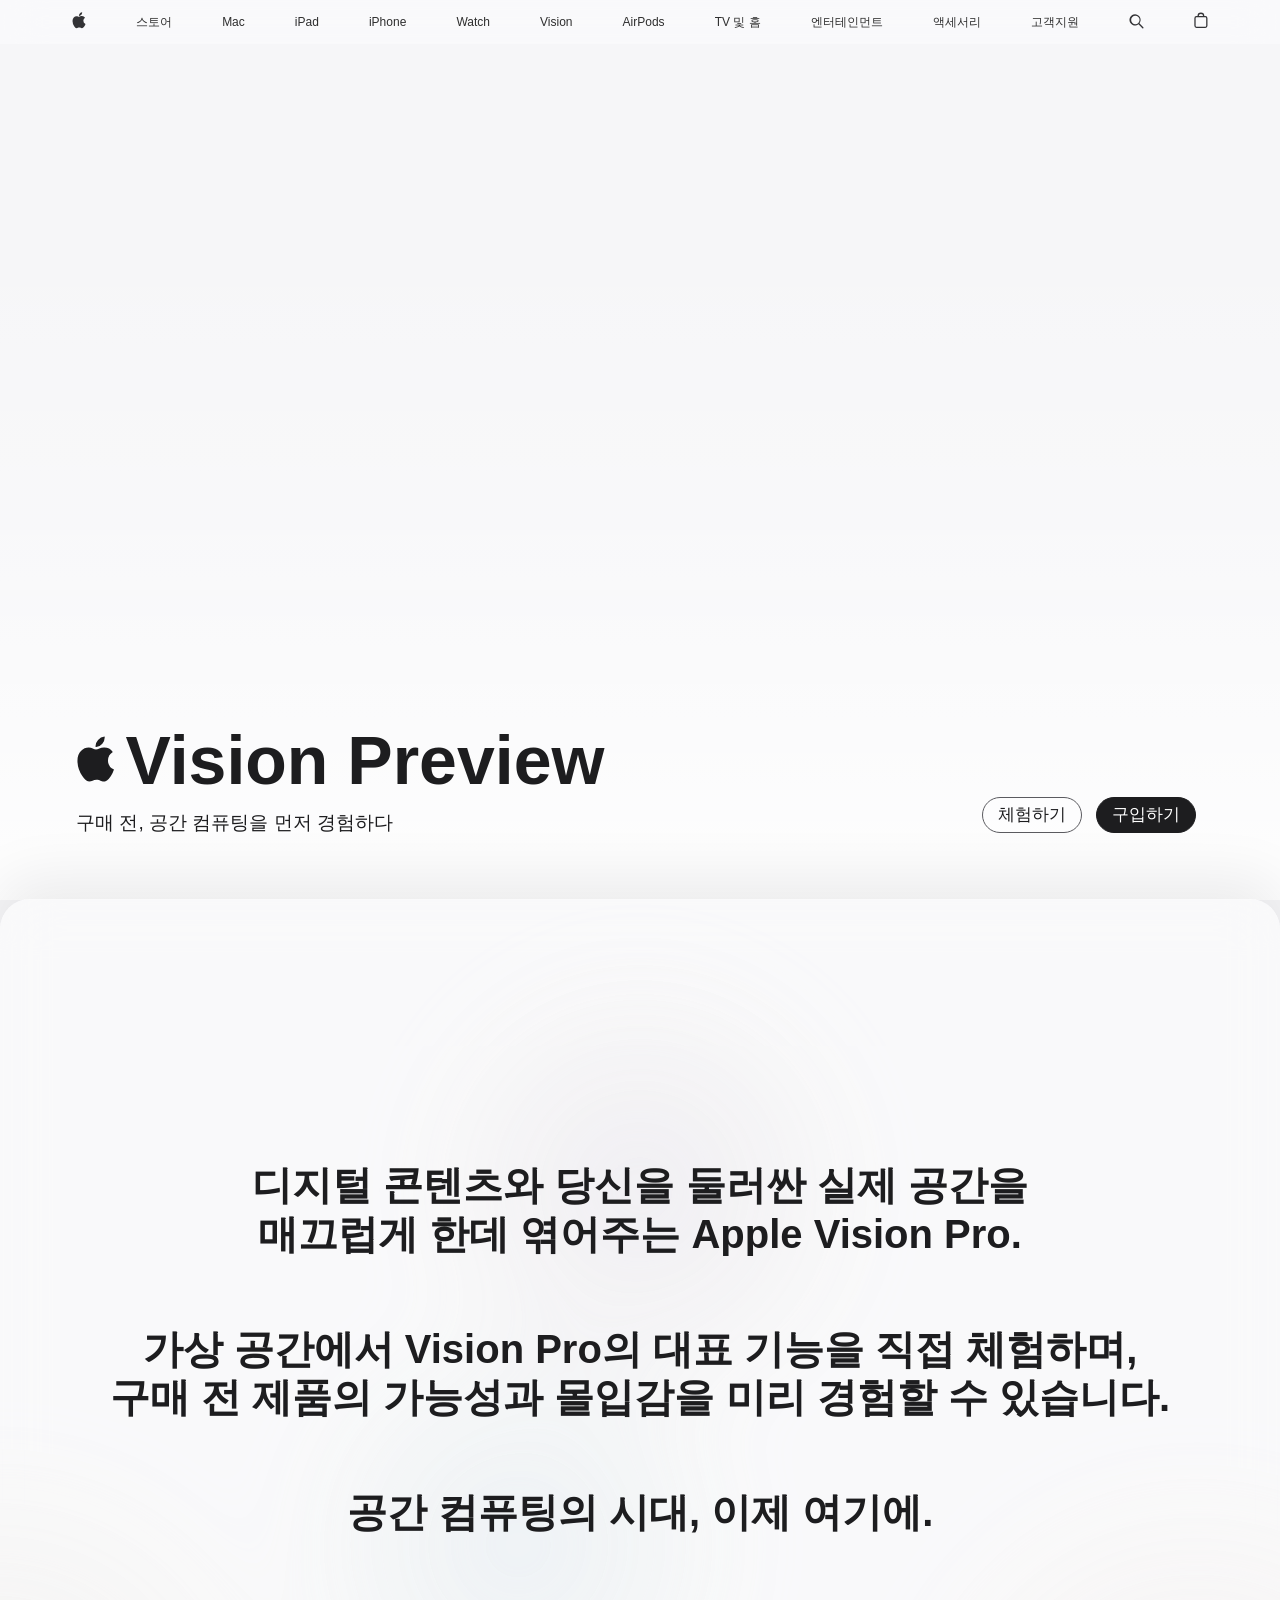
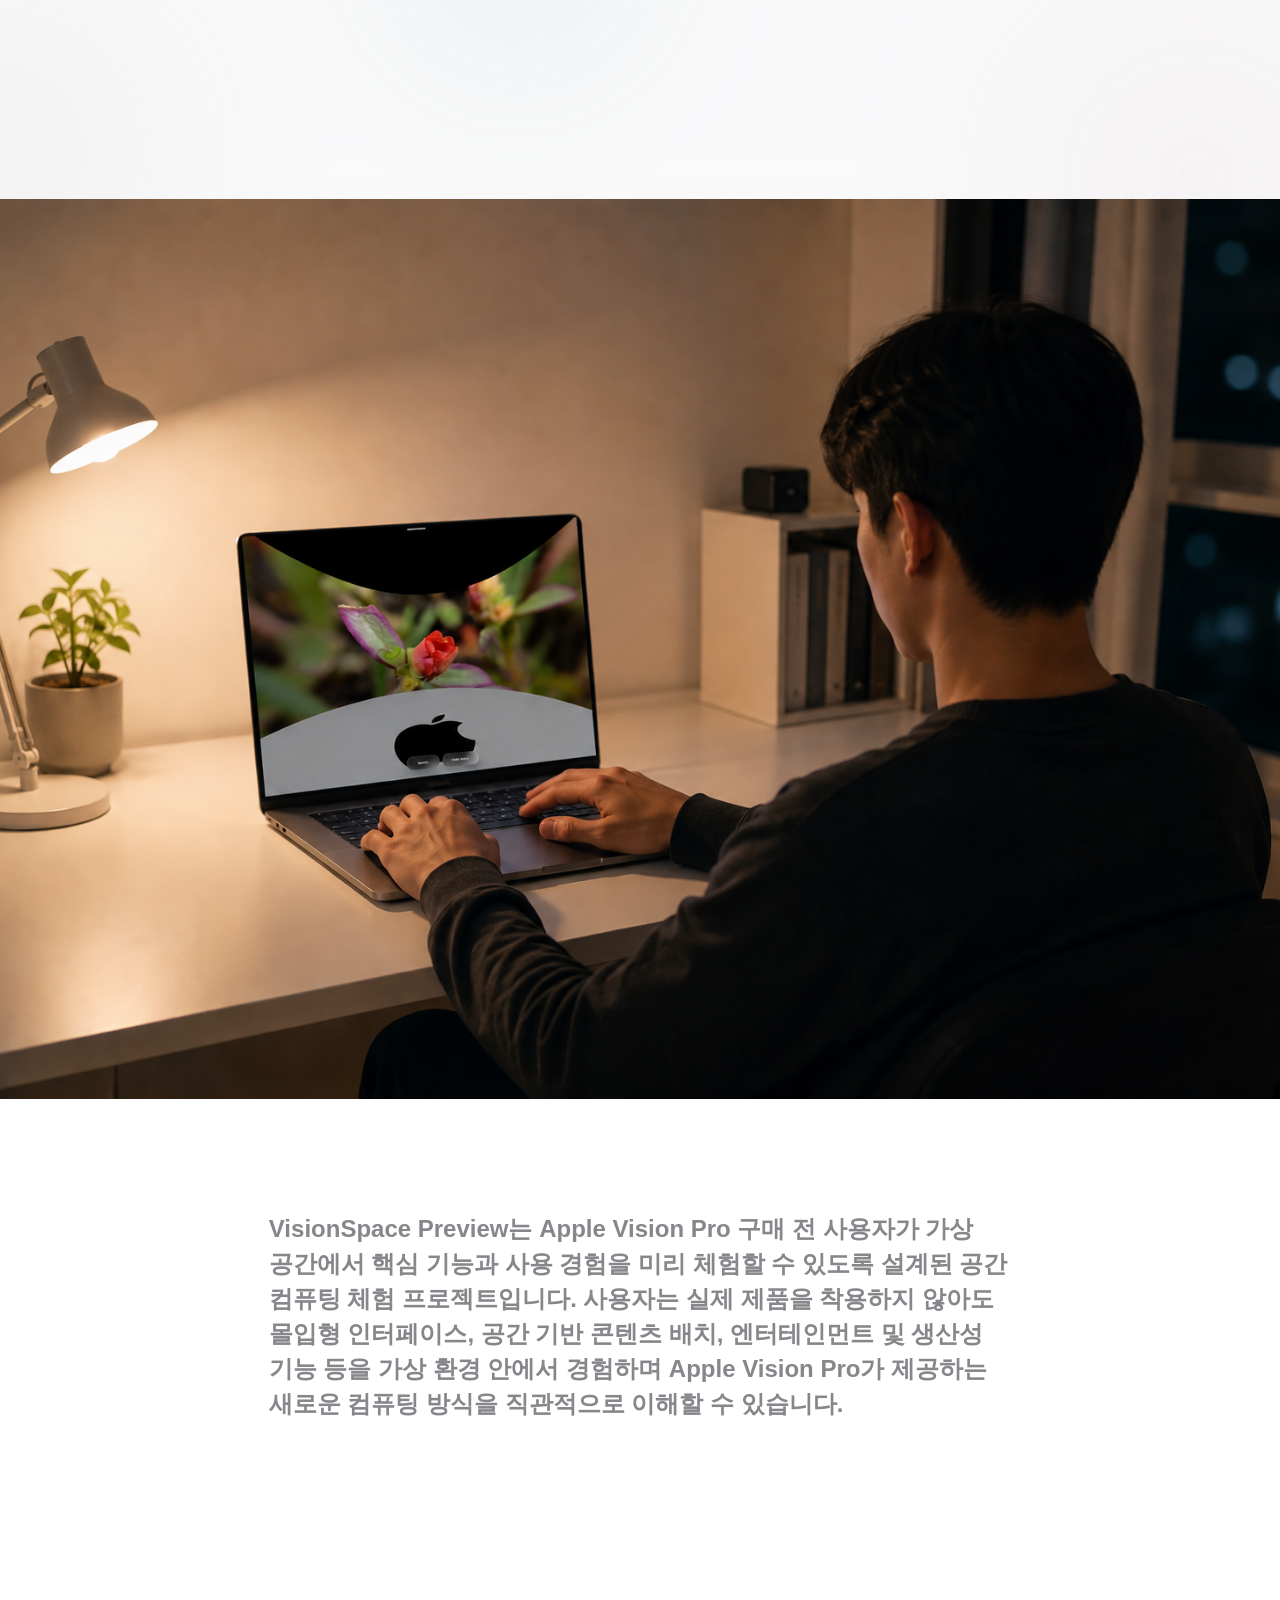
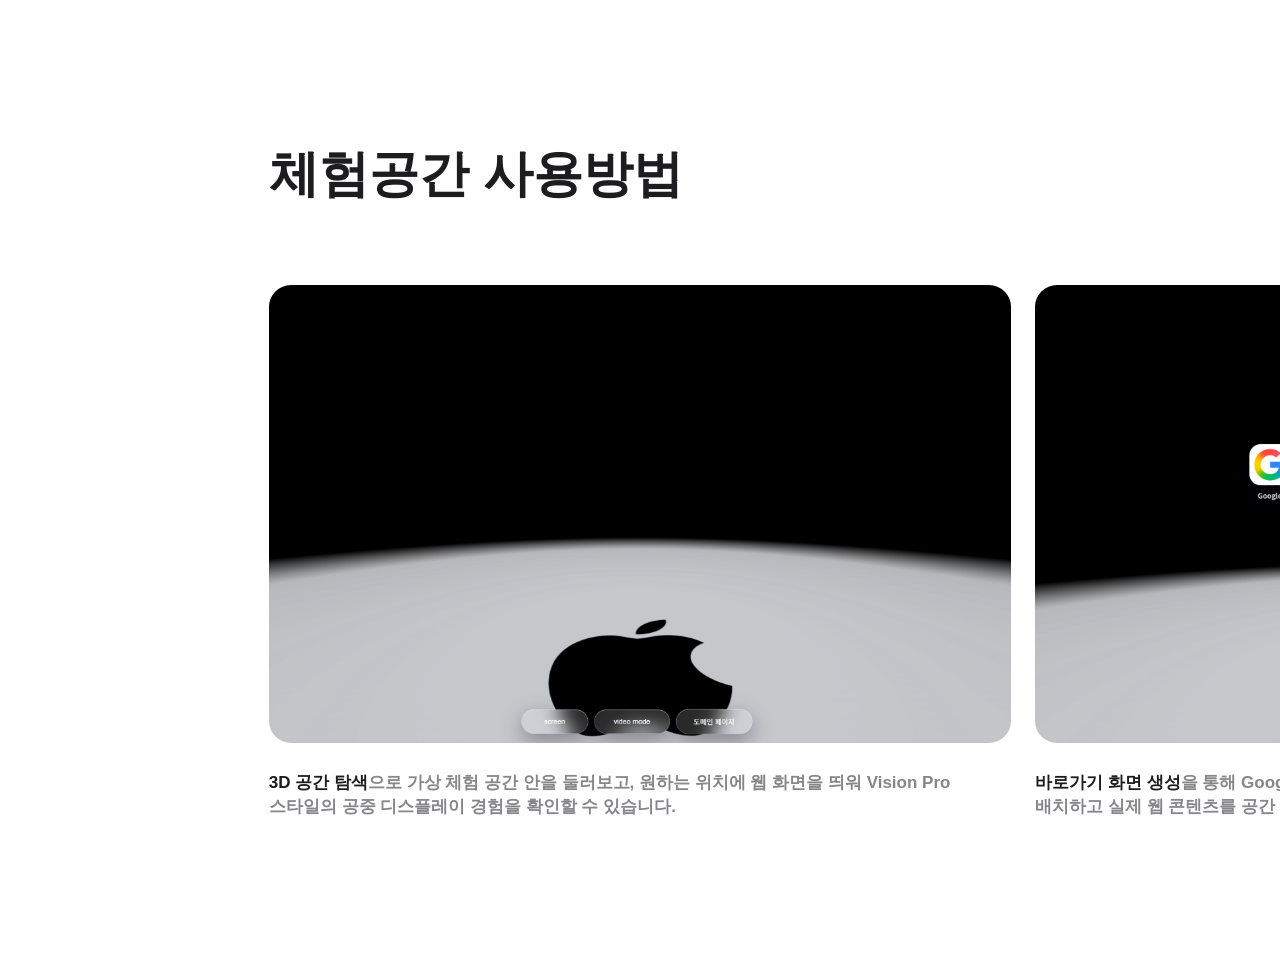
<file: index.html>
<!DOCTYPE html>
<html lang="ko">
<head>
  <meta charset="UTF-8">
  <meta name="viewport" content="width=device-width, initial-scale=1.0">
  <title>Apple Vision Pro</title>
  <link rel="stylesheet" href="styles.css">
</head>
<body>
  <header class="global-nav" aria-label="Apple global navigation">
    <nav class="nav-inner" aria-label="Global">
      <ul class="nav-list nav-list-global">
        <li class="nav-item nav-item-apple">
          <a class="nav-link nav-icon-link" href="#" aria-label="Apple">
            <svg class="nav-apple-svg" height="44" viewBox="0 0 14 44" width="14" aria-hidden="true">
              <path d="m13.0729 17.6825a3.61 3.61 0 0 0-1.7248 3.0365 3.5132 3.5132 0 0 0 2.1379 3.2223 8.394 8.394 0 0 1-1.0948 2.2618c-.6816.9812-1.3943 1.9623-2.4787 1.9623s-1.3633-.63-2.613-.63c-1.2187 0-1.6525.6507-2.644.6507s-1.6834-.9089-2.4787-2.0243a9.7842 9.7842 0 0 1-1.6628-5.2776c0-3.0984 2.014-4.7405 3.9969-4.7405 1.0535 0 1.9314.6919 2.5924.6919.63 0 1.6112-.7333 2.8092-.7333a3.7579 3.7579 0 0 1 3.1604 1.5802zm-3.7284-2.8918a3.5615 3.5615 0 0 0 .8469-2.22 1.5353 1.5353 0 0 0-.031-.32 3.5686 3.5686 0 0 0-2.3445 1.2084 3.4629 3.4629 0 0 0-.8779 2.1585 1.419 1.419 0 0 0 .031.2892 1.19 1.19 0 0 0 .2169.0207 3.0935 3.0935 0 0 0 2.1586-1.1368z"/>
            </svg>
          </a>
        </li>
        <li class="nav-item"><a class="nav-link" href="#">&#xC2A4;&#xD1A0;&#xC5B4;</a></li>
        <li class="nav-item"><a class="nav-link" href="#">Mac</a></li>
        <li class="nav-item"><a class="nav-link" href="#">iPad</a></li>
        <li class="nav-item"><a class="nav-link" href="#">iPhone</a></li>
        <li class="nav-item"><a class="nav-link" href="#">Watch</a></li>
        <li class="nav-item"><a class="nav-link" href="#">Vision</a></li>
        <li class="nav-item"><a class="nav-link" href="#">AirPods</a></li>
        <li class="nav-item"><a class="nav-link" href="#">TV &#xBC0F; &#xD648;</a></li>
        <li class="nav-item"><a class="nav-link" href="#">&#xC5D4;&#xD130;&#xD14C;&#xC778;&#xBA3C;&#xD2B8;</a></li>
        <li class="nav-item"><a class="nav-link" href="#">&#xC561;&#xC138;&#xC11C;&#xB9AC;</a></li>
        <li class="nav-item"><a class="nav-link" href="#">&#xACE0;&#xAC1D;&#xC9C0;&#xC6D0;</a></li>
        <li class="nav-item nav-item-search">
          <a class="nav-link nav-icon-link" href="#" aria-label="&#xAC80;&#xC0C9;">
            <svg height="44" viewBox="0 0 15 44" width="15" aria-hidden="true">
              <path d="m14.298 27.202-3.87-3.87a5.56 5.56 0 1 0-.955.956l3.87 3.87a.675.675 0 0 0 .955-.956zm-12.146-7.191a4.21 4.21 0 1 1 8.42 0 4.21 4.21 0 0 1-8.42 0z"/>
            </svg>
          </a>
        </li>
        <li class="nav-item nav-item-bag">
          <a class="nav-link nav-icon-link" href="#" aria-label="&#xC7A5;&#xBC14;&#xAD6C;&#xB2C8;">
            <svg height="44" viewBox="0 0 14 44" width="14" aria-hidden="true">
              <path d="m11.3535 16.0283h-1.0205a3.4229 3.4229 0 0 0-6.8457 0h-1.02a2.1184 2.1184 0 0 0-2.1172 2.1162v7.7155a2.1186 2.1186 0 0 0 2.1167 2.1167h8.8872a2.1186 2.1186 0 0 0 2.1167-2.1167v-7.7155a2.1184 2.1184 0 0 0-2.1172-2.1162zm-4.4434-2.1426a2.1457 2.1457 0 0 1 2.1431 2.1426h-4.2861a2.1457 2.1457 0 0 1 2.143-2.1426zm5.2813 11.9743a.8384.8384 0 0 1-.8374.8374h-8.8872a.8384.8384 0 0 1-.8374-.8374v-7.7155a.8379.8379 0 0 1 .8379-.8374h8.8862a.8379.8379 0 0 1 .8379.8374z"/>
            </svg>
          </a>
        </li>
      </ul>

      <div class="product-nav" aria-label="Apple Vision Preview">
        <a class="product-nav-title" href="#">Apple Vision Preview</a>
        <div class="product-nav-links">
          <a class="product-nav-link product-nav-link-active" href="#main">메인</a>
          <a class="product-nav-link" href="#overview">개요</a>
          <a class="product-nav-link" href="#experience-features">사용방법</a>
          <a class="product-nav-pill product-nav-pill-outline" href="DSD_체험공간/index_air_icons.html">체험하기</a>
          <a class="product-nav-pill product-nav-pill-blue" href="https://www.apple.com/kr/shop/buy-vision/apple-vision-pro">구매하기</a>
        </div>
      </div>
    </nav>
  </header>

  <main class="landing" id="main">
    <section class="hero" aria-label="Apple Vision Pro">
      <video class="hero-video" src="영상1_화질.mp4" aria-hidden="true" muted playsinline autoplay loop preload="metadata"></video>
      <img class="hero-image" src="assets/hero.jpg" alt="Apple Vision Pro">

      <div class="hero-title">
        <h1 class="avp-hero-logo" aria-label="Vision Preview">
          <svg class="avp-hero-apple" viewBox="0 12 14 17" aria-hidden="true">
            <path d="m13.0729 17.6825a3.61 3.61 0 0 0-1.7248 3.0365 3.5132 3.5132 0 0 0 2.1379 3.2223 8.394 8.394 0 0 1-1.0948 2.2618c-.6816.9812-1.3943 1.9623-2.4787 1.9623s-1.3633-.63-2.613-.63c-1.2187 0-1.6525.6507-2.644.6507s-1.6834-.9089-2.4787-2.0243a9.7842 9.7842 0 0 1-1.6628-5.2776c0-3.0984 2.014-4.7405 3.9969-4.7405 1.0535 0 1.9314.6919 2.5924.6919.63 0 1.6112-.7333 2.8092-.7333a3.7579 3.7579 0 0 1 3.1604 1.5802zm-3.7284-2.8918a3.5615 3.5615 0 0 0 .8469-2.22 1.5353 1.5353 0 0 0-.031-.32 3.5686 3.5686 0 0 0-2.3445 1.2084 3.4629 3.4629 0 0 0-.8779 2.1585 1.419 1.419 0 0 0 .031.2892 1.19 1.19 0 0 0 .2169.0207 3.0935 3.0935 0 0 0 2.1586-1.1368z"/>
          </svg>
          <span>Vision Preview</span>
        </h1>
        <p>&#xAD6C;&#xB9E4; &#xC804;, &#xACF5;&#xAC04; &#xCEF4;&#xD4E8;&#xD305;&#xC744; &#xBA3C;&#xC800; &#xACBD;&#xD5D8;&#xD558;&#xB2E4;</p>
      </div>

      <div class="hero-actions">
        <a class="button button-outline" href="#">&#xCCB4;&#xD5D8;&#xD558;&#xAE30;</a>
        <a class="button button-dark" href="https://www.apple.com/kr/shop/buy-vision/apple-vision-pro">&#xAD6C;&#xC785;&#xD558;&#xAE30;</a>
      </div>
    </section>

    <section class="spatial-intro" aria-label="Apple Vision Pro introduction">
      <div class="spatial-intro-copy">
        <p>
          &#xB514;&#xC9C0;&#xD138; &#xCF58;&#xD150;&#xCE20;&#xC640; &#xB2F9;&#xC2E0;&#xC744; &#xB458;&#xB7EC;&#xC2FC; &#xC2E4;&#xC81C; &#xACF5;&#xAC04;&#xC744;<br>
          &#xB9E4;&#xB044;&#xB7FD;&#xAC8C; &#xD55C;&#xB370; &#xC5EE;&#xC5B4;&#xC8FC;&#xB294; Apple Vision Pro.
        </p>
        <p>
          &#xAC00;&#xC0C1; &#xACF5;&#xAC04;&#xC5D0;&#xC11C; Vision Pro&#xC758; &#xB300;&#xD45C; &#xAE30;&#xB2A5;&#xC744; &#xC9C1;&#xC811; &#xCCB4;&#xD5D8;&#xD558;&#xBA70;,<br>
          &#xAD6C;&#xB9E4; &#xC804; &#xC81C;&#xD488;&#xC758; &#xAC00;&#xB2A5;&#xC131;&#xACFC; &#xBAB0;&#xC785;&#xAC10;&#xC744; &#xBBF8;&#xB9AC; &#xACBD;&#xD5D8;&#xD560; &#xC218; &#xC788;&#xC2B5;&#xB2C8;&#xB2E4;.
        </p>
        <p>
          &#xACF5;&#xAC04; &#xCEF4;&#xD4E8;&#xD305;&#xC758; &#xC2DC;&#xB300;, &#xC774;&#xC81C; &#xC5EC;&#xAE30;&#xC5D0;.
        </p>
      </div>
    </section>

    <section class="preview-visual" id="overview" aria-label="VisionSpace preview visual">
      <img src="개요.png" alt="VisionSpace Preview 개요">
    </section>

    <section class="vision-preview" aria-label="VisionSpace Preview introduction">
      <p>
        VisionSpace Preview&#xB294; Apple Vision Pro &#xAD6C;&#xB9E4; &#xC804; &#xC0AC;&#xC6A9;&#xC790;&#xAC00; &#xAC00;&#xC0C1; &#xACF5;&#xAC04;&#xC5D0;&#xC11C; &#xD575;&#xC2EC; &#xAE30;&#xB2A5;&#xACFC; &#xC0AC;&#xC6A9; &#xACBD;&#xD5D8;&#xC744; &#xBBF8;&#xB9AC; &#xCCB4;&#xD5D8;&#xD560; &#xC218; &#xC788;&#xB3C4;&#xB85D; &#xC124;&#xACC4;&#xB41C; &#xACF5;&#xAC04; &#xCEF4;&#xD4E8;&#xD305; &#xCCB4;&#xD5D8; &#xD504;&#xB85C;&#xC81D;&#xD2B8;&#xC785;&#xB2C8;&#xB2E4;. &#xC0AC;&#xC6A9;&#xC790;&#xB294; &#xC2E4;&#xC81C; &#xC81C;&#xD488;&#xC744; &#xCC29;&#xC6A9;&#xD558;&#xC9C0; &#xC54A;&#xC544;&#xB3C4; &#xBAB0;&#xC785;&#xD615; &#xC778;&#xD130;&#xD398;&#xC774;&#xC2A4;, &#xACF5;&#xAC04; &#xAE30;&#xBC18; &#xCF58;&#xD150;&#xCE20; &#xBC30;&#xCE58;, &#xC5D4;&#xD130;&#xD14C;&#xC778;&#xBA3C;&#xD2B8; &#xBC0F; &#xC0DD;&#xC0B0;&#xC131; &#xAE30;&#xB2A5; &#xB4F1;&#xC744; &#xAC00;&#xC0C1; &#xD658;&#xACBD; &#xC548;&#xC5D0;&#xC11C; &#xACBD;&#xD5D8;&#xD558;&#xBA70; Apple Vision Pro&#xAC00; &#xC81C;&#xACF5;&#xD558;&#xB294; &#xC0C8;&#xB85C;&#xC6B4; &#xCEF4;&#xD4E8;&#xD305; &#xBC29;&#xC2DD;&#xC744; &#xC9C1;&#xAD00;&#xC801;&#xC73C;&#xB85C; &#xC774;&#xD574;&#xD560; &#xC218; &#xC788;&#xC2B5;&#xB2C8;&#xB2E4;.
      </p>
    </section>

    <section class="experience-features" id="experience-features" aria-labelledby="experience-features-title">
      <h2 id="experience-features-title">체험공간 사용방법</h2>

      <div class="feature-track" aria-label="VisionSpace Preview features">
        <article class="feature-card">
          <div class="feature-media">
            <img src="사용방법 이미지/1.png" alt="3D 공간 탐색 화면">
          </div>
          <p>
            <strong>3D 공간 탐색</strong>으로 가상 체험 공간 안을 둘러보고, 원하는 위치에 웹 화면을 띄워 Vision Pro 스타일의 공중 디스플레이 경험을 확인할 수 있습니다.
          </p>
        </article>

        <article class="feature-card">
          <div class="feature-media">
            <img src="사용방법 이미지/2.png" alt="바로가기 화면 생성">
          </div>
          <p>
            <strong>바로가기 화면 생성</strong>을 통해 Google, Coupang, Wikipedia, Naver Dict, JSFiddle을 정면에 배치하고 실제 웹 콘텐츠를 공간 안에서 탐색할 수 있습니다.
          </p>
        </article>

        <article class="feature-card">
          <div class="feature-media">
            <img src="사용방법 이미지/3.png?v=20260604-154001" alt="직접 URL 입력과 화면 조절">
          </div>
          <p>
            <strong>직접 URL 입력과 화면 조절</strong> 기능으로 원하는 사이트를 불러온 뒤 너비, 높이, 곡률을 조정해 평면 화면부터 완만한 곡면 화면까지 구성할 수 있습니다.
          </p>
        </article>

        <article class="feature-card">
          <div class="feature-media">
            <img src="사용방법 이미지/4.png" alt="동영상 모드 화면">
          </div>
          <p>
            <strong>동영상 모드</strong>에서는 mp4, webm, ogg 형식의 직접 동영상 URL을 대형 곡면 스크린으로 띄워 극장형 시청 경험을 시연할 수 있습니다.
          </p>
        </article>
      </div>
    </section>
  </main>

  <script>
    const header = document.querySelector(".global-nav");
    const previewSection = document.querySelector(".preview-visual");

    if (header && previewSection) {
      const updateNav = () => {
        const rect = previewSection.getBoundingClientRect();
        header.classList.toggle("is-product-nav", rect.top <= 60);
      };

      updateNav();
      window.addEventListener("scroll", updateNav, { passive: true });
      window.addEventListener("resize", updateNav);
    }

    const featureTrack = document.querySelector(".feature-track");
    const featureCards = Array.from(document.querySelectorAll(".feature-card"));

    if (featureTrack && featureCards.length) {
      const scrollFeatureCard = (index) => {
        const targetCard = featureCards[index];
        const trackRect = featureTrack.getBoundingClientRect();
        const targetRect = targetCard.getBoundingClientRect();
        const trackStyle = window.getComputedStyle(featureTrack);
        const trackInset = parseFloat(trackStyle.paddingLeft) || 0;
        const targetLeft = featureTrack.scrollLeft + targetRect.left - trackRect.left - trackInset;

        featureTrack.scrollTo({
          left: Math.max(0, targetLeft),
          behavior: "smooth"
        });
      };

      featureCards.forEach((card, index) => {
        const media = card.querySelector(".feature-media");

        if (!media) return;

        media.addEventListener("click", (event) => {
          const rect = media.getBoundingClientRect();
          const direction = event.clientX < rect.left + rect.width / 2 ? -1 : 1;
          const nextIndex = Math.max(0, Math.min(featureCards.length - 1, index + direction));

          scrollFeatureCard(nextIndex);
        });
      });
    }
  </script>
</body>
</html>
</file>
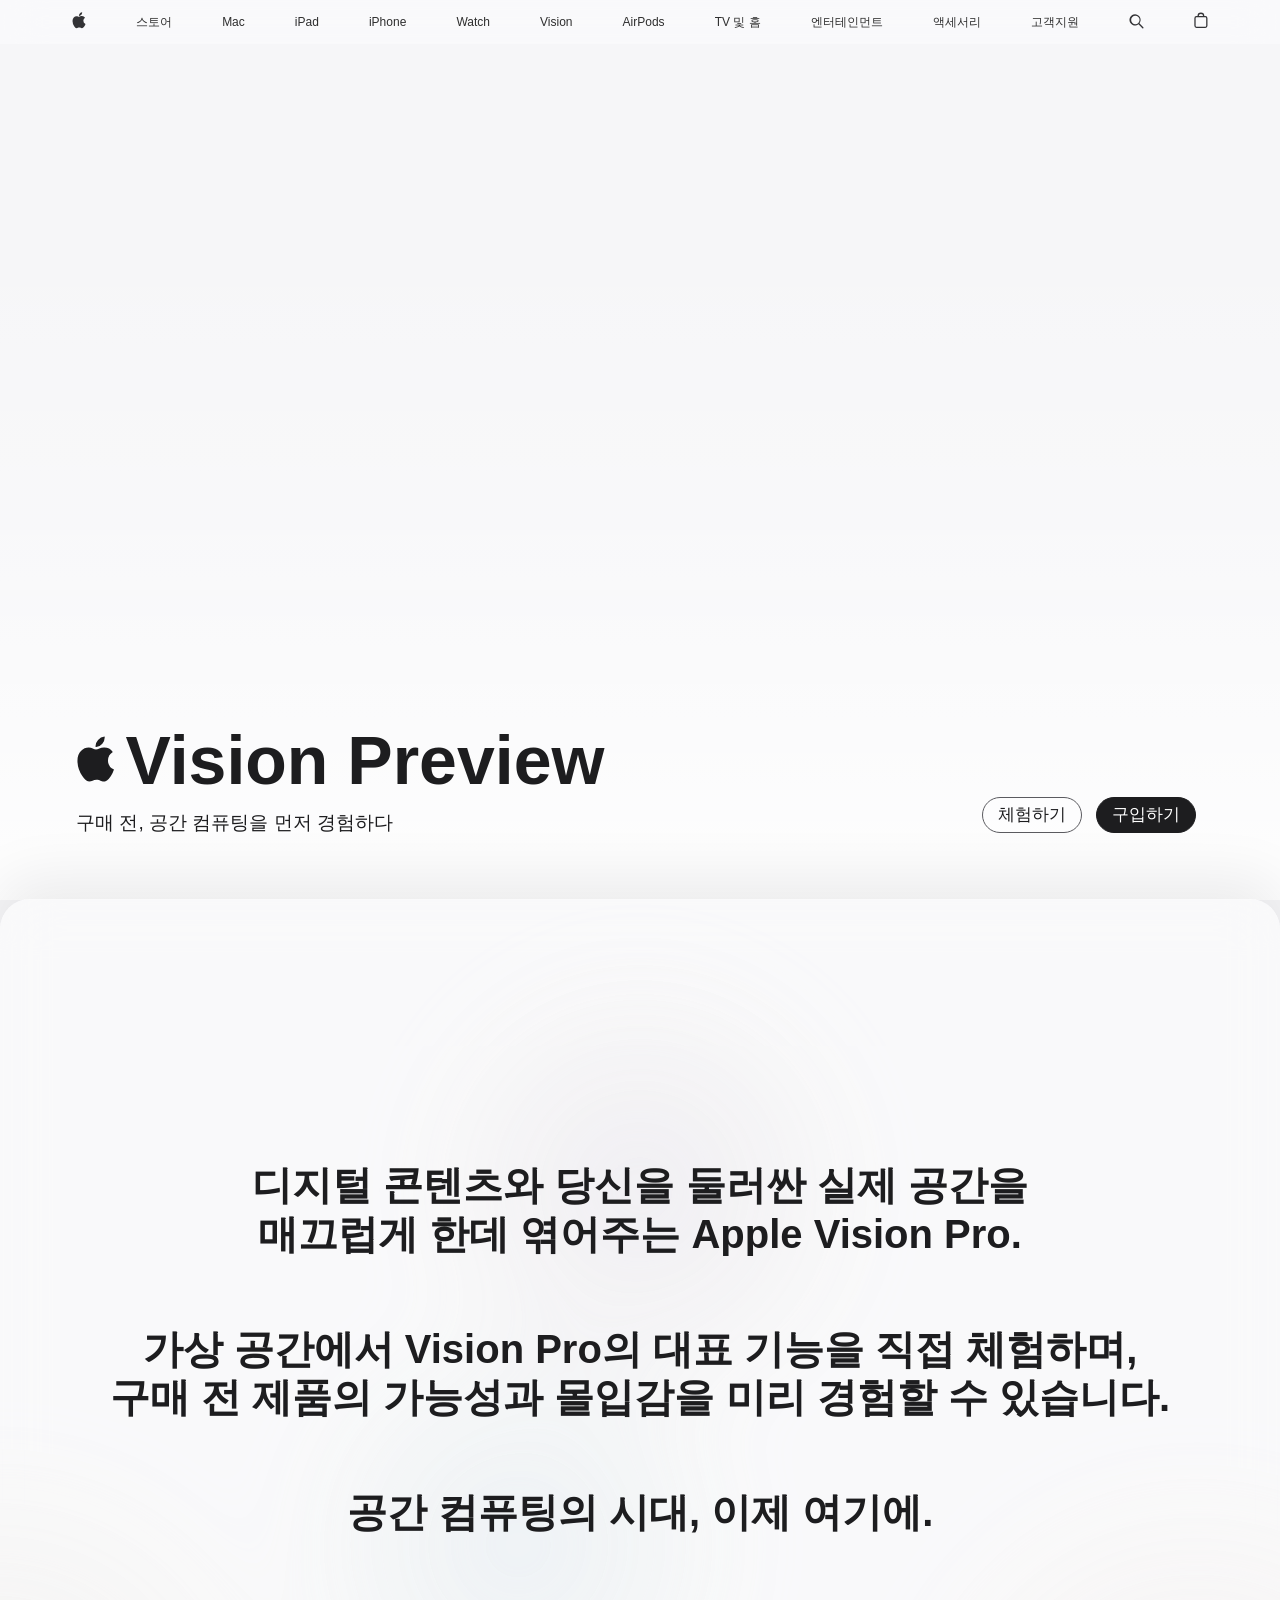
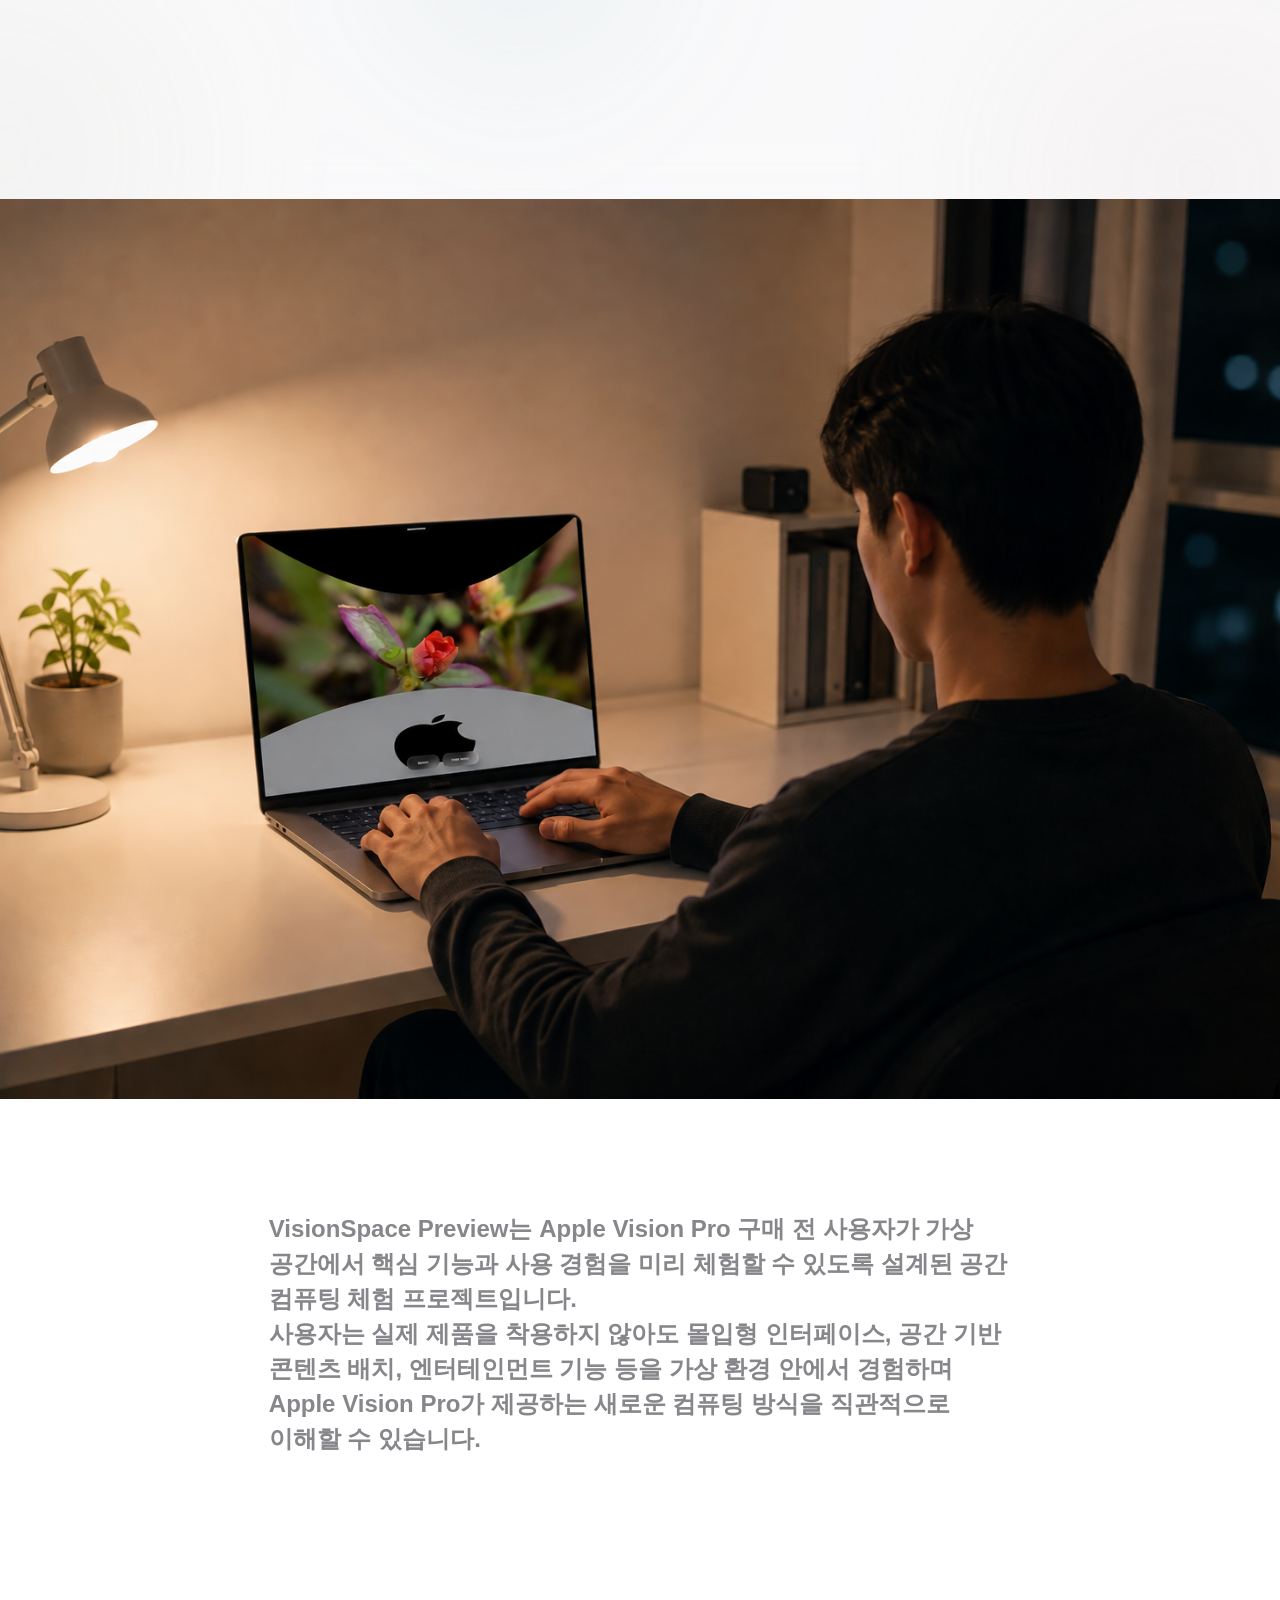
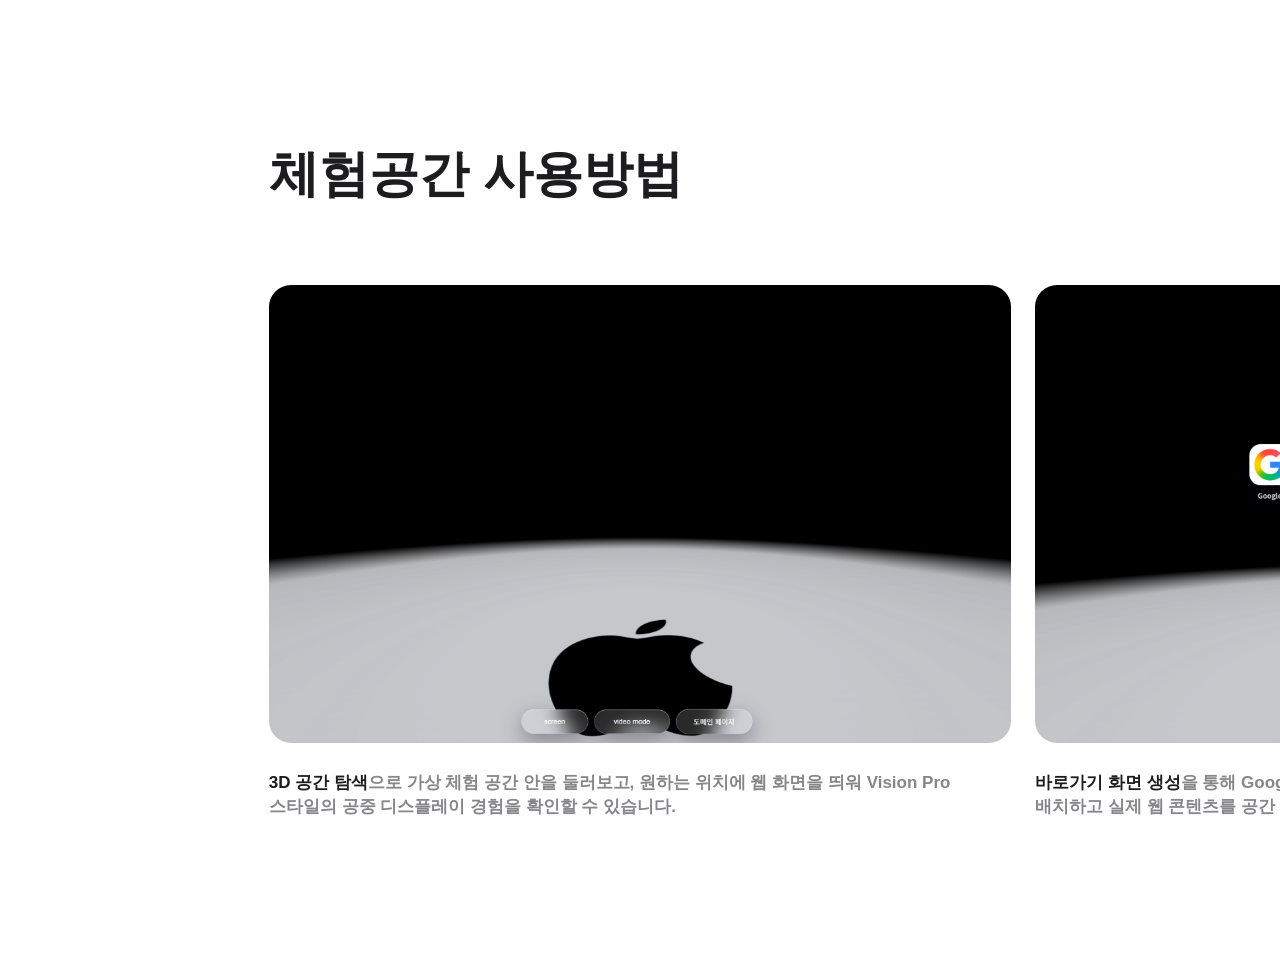
<file: index_visionspace_preview.html>
<!DOCTYPE html>
<html lang="ko">
<head>
  <meta charset="UTF-8">
  <meta name="viewport" content="width=device-width, initial-scale=1.0">
  <title>VisionSpace Preview</title>
  <link rel="stylesheet" href="styles_visionspace_preview.css">
</head>
<body>
  <header class="global-nav" aria-label="Apple global navigation">
    <nav class="nav-inner" aria-label="Global">
      <ul class="nav-list nav-list-global">
        <li class="nav-item nav-item-apple">
          <a class="nav-link nav-icon-link" href="#" aria-label="Apple">
            <svg class="nav-apple-svg" height="44" viewBox="0 0 14 44" width="14" aria-hidden="true">
              <path d="m13.0729 17.6825a3.61 3.61 0 0 0-1.7248 3.0365 3.5132 3.5132 0 0 0 2.1379 3.2223 8.394 8.394 0 0 1-1.0948 2.2618c-.6816.9812-1.3943 1.9623-2.4787 1.9623s-1.3633-.63-2.613-.63c-1.2187 0-1.6525.6507-2.644.6507s-1.6834-.9089-2.4787-2.0243a9.7842 9.7842 0 0 1-1.6628-5.2776c0-3.0984 2.014-4.7405 3.9969-4.7405 1.0535 0 1.9314.6919 2.5924.6919.63 0 1.6112-.7333 2.8092-.7333a3.7579 3.7579 0 0 1 3.1604 1.5802zm-3.7284-2.8918a3.5615 3.5615 0 0 0 .8469-2.22 1.5353 1.5353 0 0 0-.031-.32 3.5686 3.5686 0 0 0-2.3445 1.2084 3.4629 3.4629 0 0 0-.8779 2.1585 1.419 1.419 0 0 0 .031.2892 1.19 1.19 0 0 0 .2169.0207 3.0935 3.0935 0 0 0 2.1586-1.1368z"/>
            </svg>
          </a>
        </li>
        <li class="nav-item"><a class="nav-link" href="#">&#xC2A4;&#xD1A0;&#xC5B4;</a></li>
        <li class="nav-item"><a class="nav-link" href="#">Mac</a></li>
        <li class="nav-item"><a class="nav-link" href="#">iPad</a></li>
        <li class="nav-item"><a class="nav-link" href="#">iPhone</a></li>
        <li class="nav-item"><a class="nav-link" href="#">Watch</a></li>
        <li class="nav-item"><a class="nav-link" href="#">Vision</a></li>
        <li class="nav-item"><a class="nav-link" href="#">AirPods</a></li>
        <li class="nav-item"><a class="nav-link" href="#">TV &#xBC0F; &#xD648;</a></li>
        <li class="nav-item"><a class="nav-link" href="#">&#xC5D4;&#xD130;&#xD14C;&#xC778;&#xBA3C;&#xD2B8;</a></li>
        <li class="nav-item"><a class="nav-link" href="#">&#xC561;&#xC138;&#xC11C;&#xB9AC;</a></li>
        <li class="nav-item"><a class="nav-link" href="#">&#xACE0;&#xAC1D;&#xC9C0;&#xC6D0;</a></li>
        <li class="nav-item nav-item-search">
          <a class="nav-link nav-icon-link" href="#" aria-label="&#xAC80;&#xC0C9;">
            <svg height="44" viewBox="0 0 15 44" width="15" aria-hidden="true">
              <path d="m14.298 27.202-3.87-3.87a5.56 5.56 0 1 0-.955.956l3.87 3.87a.675.675 0 0 0 .955-.956zm-12.146-7.191a4.21 4.21 0 1 1 8.42 0 4.21 4.21 0 0 1-8.42 0z"/>
            </svg>
          </a>
        </li>
        <li class="nav-item nav-item-bag">
          <a class="nav-link nav-icon-link" href="#" aria-label="&#xC7A5;&#xBC14;&#xAD6C;&#xB2C8;">
            <svg height="44" viewBox="0 0 14 44" width="14" aria-hidden="true">
              <path d="m11.3535 16.0283h-1.0205a3.4229 3.4229 0 0 0-6.8457 0h-1.02a2.1184 2.1184 0 0 0-2.1172 2.1162v7.7155a2.1186 2.1186 0 0 0 2.1167 2.1167h8.8872a2.1186 2.1186 0 0 0 2.1167-2.1167v-7.7155a2.1184 2.1184 0 0 0-2.1172-2.1162zm-4.4434-2.1426a2.1457 2.1457 0 0 1 2.1431 2.1426h-4.2861a2.1457 2.1457 0 0 1 2.143-2.1426zm5.2813 11.9743a.8384.8384 0 0 1-.8374.8374h-8.8872a.8384.8384 0 0 1-.8374-.8374v-7.7155a.8379.8379 0 0 1 .8379-.8374h8.8862a.8379.8379 0 0 1 .8379.8374z"/>
            </svg>
          </a>
        </li>
      </ul>

      <div class="product-nav" aria-label="Apple Vision Preview">
        <a class="product-nav-title" href="#">Apple Vision Preview</a>
        <div class="product-nav-links">
          <a class="product-nav-link product-nav-link-active" href="#main">메인</a>
          <a class="product-nav-link" href="#overview">개요</a>
          <a class="product-nav-link" href="#experience-features">사용방법</a>
          <a class="product-nav-pill product-nav-pill-outline" href="DSD_체험공간/index_air_icons.html">체험하기</a>
          <a class="product-nav-pill product-nav-pill-blue" href="https://www.apple.com/kr/shop/buy-vision/apple-vision-pro">구매하기</a>
        </div>
      </div>
    </nav>
  </header>

  <main class="landing" id="main">
    <section class="hero" aria-label="Apple Vision Pro">
      <video class="hero-video" src="영상1_화질.mp4" aria-hidden="true" muted playsinline autoplay loop preload="metadata"></video>
      <img class="hero-image" src="assets/hero.jpg" alt="Apple Vision Pro">

      <div class="hero-title">
        <h1 class="avp-hero-logo" aria-label="Vision Preview">
          <svg class="avp-hero-apple" viewBox="0 12 14 17" aria-hidden="true">
            <path d="m13.0729 17.6825a3.61 3.61 0 0 0-1.7248 3.0365 3.5132 3.5132 0 0 0 2.1379 3.2223 8.394 8.394 0 0 1-1.0948 2.2618c-.6816.9812-1.3943 1.9623-2.4787 1.9623s-1.3633-.63-2.613-.63c-1.2187 0-1.6525.6507-2.644.6507s-1.6834-.9089-2.4787-2.0243a9.7842 9.7842 0 0 1-1.6628-5.2776c0-3.0984 2.014-4.7405 3.9969-4.7405 1.0535 0 1.9314.6919 2.5924.6919.63 0 1.6112-.7333 2.8092-.7333a3.7579 3.7579 0 0 1 3.1604 1.5802zm-3.7284-2.8918a3.5615 3.5615 0 0 0 .8469-2.22 1.5353 1.5353 0 0 0-.031-.32 3.5686 3.5686 0 0 0-2.3445 1.2084 3.4629 3.4629 0 0 0-.8779 2.1585 1.419 1.419 0 0 0 .031.2892 1.19 1.19 0 0 0 .2169.0207 3.0935 3.0935 0 0 0 2.1586-1.1368z"/>
          </svg>
          <span>Vision Preview</span>
        </h1>
        <p>&#xAD6C;&#xB9E4; &#xC804;, &#xACF5;&#xAC04; &#xCEF4;&#xD4E8;&#xD305;&#xC744; &#xBA3C;&#xC800; &#xACBD;&#xD5D8;&#xD558;&#xB2E4;</p>
      </div>

      <div class="hero-actions">
        <a class="button button-outline" href="DSD_체험공간/index_air_icons.html">&#xCCB4;&#xD5D8;&#xD558;&#xAE30;</a>
        <a class="button button-dark" href="https://www.apple.com/kr/shop/buy-vision/apple-vision-pro">&#xAD6C;&#xC785;&#xD558;&#xAE30;</a>
      </div>
    </section>

    <section class="spatial-intro" aria-label="Apple Vision Pro introduction">
      <div class="spatial-intro-copy">
        <p>
          &#xB514;&#xC9C0;&#xD138; &#xCF58;&#xD150;&#xCE20;&#xC640; &#xB2F9;&#xC2E0;&#xC744; &#xB458;&#xB7EC;&#xC2FC; &#xC2E4;&#xC81C; &#xACF5;&#xAC04;&#xC744;<br>
          &#xB9E4;&#xB044;&#xB7FD;&#xAC8C; &#xD55C;&#xB370; &#xC5EE;&#xC5B4;&#xC8FC;&#xB294; Apple Vision Pro.
        </p>
        <p>
          &#xAC00;&#xC0C1; &#xACF5;&#xAC04;&#xC5D0;&#xC11C; Vision Pro&#xC758; &#xB300;&#xD45C; &#xAE30;&#xB2A5;&#xC744; &#xC9C1;&#xC811; &#xCCB4;&#xD5D8;&#xD558;&#xBA70;,<br>
          &#xAD6C;&#xB9E4; &#xC804; &#xC81C;&#xD488;&#xC758; &#xAC00;&#xB2A5;&#xC131;&#xACFC; &#xBAB0;&#xC785;&#xAC10;&#xC744; &#xBBF8;&#xB9AC; &#xACBD;&#xD5D8;&#xD560; &#xC218; &#xC788;&#xC2B5;&#xB2C8;&#xB2E4;.
        </p>
        <p>
          &#xACF5;&#xAC04; &#xCEF4;&#xD4E8;&#xD305;&#xC758; &#xC2DC;&#xB300;, &#xC774;&#xC81C; &#xC5EC;&#xAE30;&#xC5D0;.
        </p>
      </div>
    </section>

    <section class="preview-visual" id="overview" aria-label="VisionSpace preview visual">
      <img src="개요.png" alt="VisionSpace Preview 개요">
    </section>

    <section class="vision-preview" aria-label="VisionSpace Preview introduction">
      <p>
        VisionSpace Preview는 Apple Vision Pro 구매 전 사용자가 가상 공간에서 핵심 기능과 사용 경험을 미리 체험할 수 있도록 설계된 공간 컴퓨팅 체험 프로젝트입니다.<br>
        사용자는 실제 제품을 착용하지 않아도 몰입형 인터페이스, 공간 기반 콘텐츠 배치, 엔터테인먼트 기능 등을 가상 환경 안에서 경험하며 Apple Vision Pro가 제공하는 새로운 컴퓨팅 방식을 직관적으로 이해할 수 있습니다.
      </p>
    </section>

    <section class="experience-features" id="experience-features" aria-labelledby="experience-features-title">
      <h2 id="experience-features-title">체험공간 사용방법</h2>

      <div class="feature-track" aria-label="VisionSpace Preview features">
        <article class="feature-card">
          <div class="feature-media">
            <img src="사용방법 이미지/1.png" alt="3D 공간 탐색 화면">
          </div>
          <p>
            <strong>3D 공간 탐색</strong>으로 가상 체험 공간 안을 둘러보고, 원하는 위치에 웹 화면을 띄워 Vision Pro 스타일의 공중 디스플레이 경험을 확인할 수 있습니다.
          </p>
        </article>

        <article class="feature-card">
          <div class="feature-media">
            <img src="사용방법 이미지/2.png" alt="바로가기 화면 생성">
          </div>
          <p>
            <strong>바로가기 화면 생성</strong>을 통해 Google, Coupang, Wikipedia, Naver Dict, JSFiddle을 정면에 배치하고 실제 웹 콘텐츠를 공간 안에서 탐색할 수 있습니다.
          </p>
        </article>

        <article class="feature-card">
          <div class="feature-media">
            <img src="사용방법 이미지/3.png?v=20260604-154001" alt="직접 URL 입력과 화면 조절">
          </div>
          <p>
            <strong>직접 URL 입력과 화면 조절</strong> 기능으로 원하는 사이트를 불러온 뒤 너비, 높이, 곡률을 조정해 평면 화면부터 완만한 곡면 화면까지 구성할 수 있습니다.
          </p>
        </article>

        <article class="feature-card">
          <div class="feature-media">
            <img src="사용방법 이미지/4.png" alt="동영상 모드 화면">
          </div>
          <p>
            <strong>동영상 모드</strong>에서는 mp4, webm, ogg 형식의 직접 동영상 URL을 대형 곡면 스크린으로 띄워 극장형 시청 경험을 시연할 수 있습니다.
          </p>
        </article>
      </div>
    </section>
  </main>

  <script>
    const header = document.querySelector(".global-nav");
    const previewSection = document.querySelector(".preview-visual");

    if (header && previewSection) {
      const updateNav = () => {
        const rect = previewSection.getBoundingClientRect();
        header.classList.toggle("is-product-nav", rect.top <= 60);
      };

      updateNav();
      window.addEventListener("scroll", updateNav, { passive: true });
      window.addEventListener("resize", updateNav);
    }

    const featureTrack = document.querySelector(".feature-track");
    const featureCards = Array.from(document.querySelectorAll(".feature-card"));

    if (featureTrack && featureCards.length) {
      const scrollFeatureCard = (index) => {
        const targetCard = featureCards[index];
        const trackRect = featureTrack.getBoundingClientRect();
        const targetRect = targetCard.getBoundingClientRect();
        const trackStyle = window.getComputedStyle(featureTrack);
        const trackInset = parseFloat(trackStyle.paddingLeft) || 0;
        const targetLeft = featureTrack.scrollLeft + targetRect.left - trackRect.left - trackInset;

        featureTrack.scrollTo({
          left: Math.max(0, targetLeft),
          behavior: "smooth"
        });
      };

      featureCards.forEach((card, index) => {
        const media = card.querySelector(".feature-media");

        if (!media) return;

        media.addEventListener("click", (event) => {
          const rect = media.getBoundingClientRect();
          const direction = event.clientX < rect.left + rect.width / 2 ? -1 : 1;
          const nextIndex = Math.max(0, Math.min(featureCards.length - 1, index + direction));

          scrollFeatureCard(nextIndex);
        });
      });
    }
  </script>
</body>
</html>
</file>
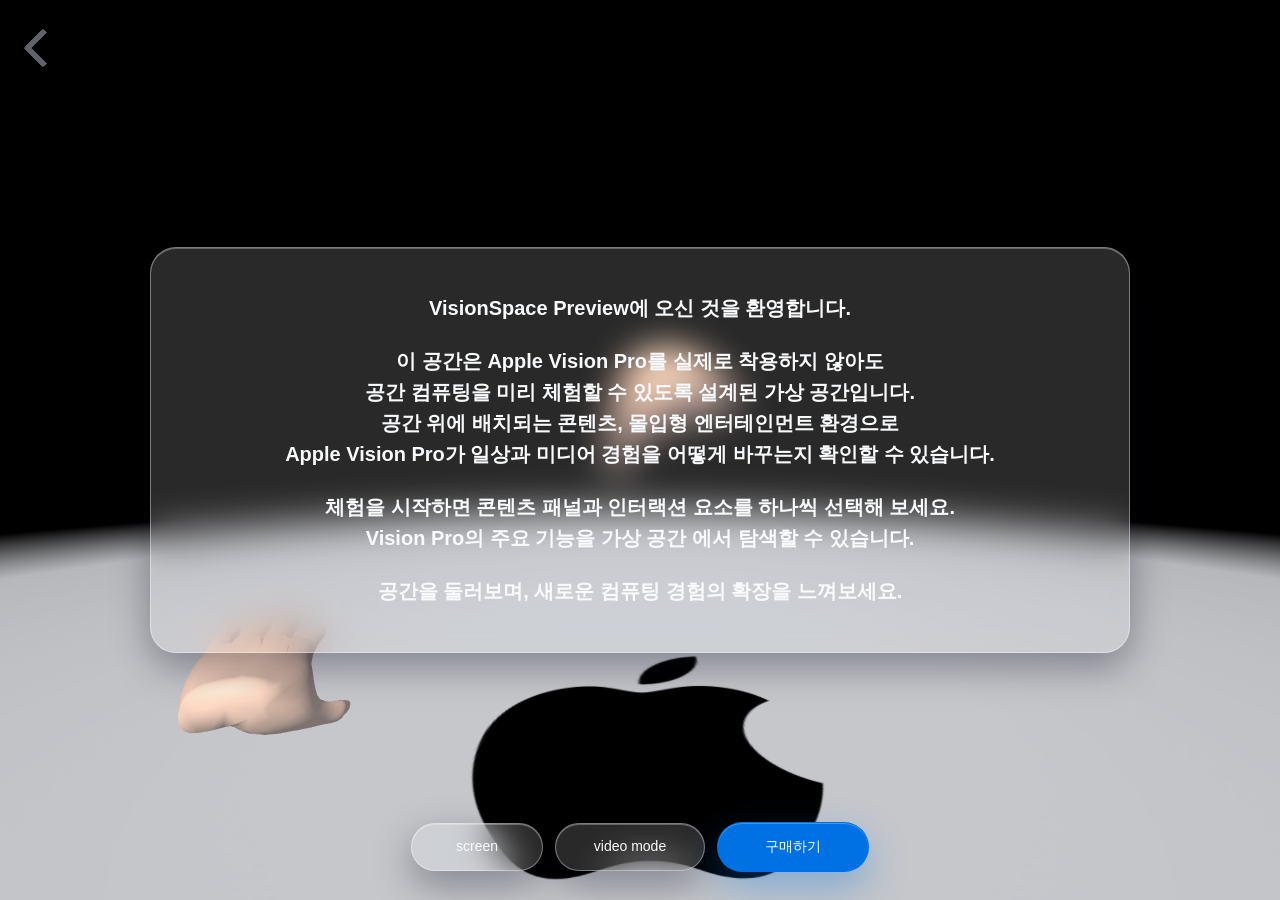
<file: DSD_체험공간/index_air_icons.html>
<!doctype html> 
<html lang="ko"> 
  <head> 
    <meta charset="UTF-8" /> 
    <meta name="viewport" content="width=device-width, initial-scale=1.0" /> 
    <title>DSD Experience Space</title> 
    <script src="aframe.min.js">
  </script> 
    <script>
      AFRAME.registerComponent('lock-y-position', {
        schema: { height: { type: 'number', default: 1.65 } },
        tick: function () {
          this.el.object3D.position.y = this.data.height;
        }
      });

      AFRAME.registerComponent('fade-floor', {
        init: function () {
          var applyTexture = () => {
            var mesh = this.el.getObject3D('mesh');
            if (!mesh) return;

            mesh.material = new THREE.MeshBasicMaterial({
              map: texture,
              transparent: true,
              side: THREE.DoubleSide,
              depthWrite: false
            });
          };

          var canvas = document.createElement('canvas');
          canvas.width = 1024;
          canvas.height = 1024;

          var ctx = canvas.getContext('2d');
          var gradient = ctx.createRadialGradient(512, 520, 80, 512, 520, 520);
          gradient.addColorStop(0, 'rgba(143, 145, 152, 1)');
          gradient.addColorStop(0.54, 'rgba(143, 145, 152, 0.92)');
          gradient.addColorStop(0.78, 'rgba(143, 145, 152, 0.42)');
          gradient.addColorStop(1, 'rgba(143, 145, 152, 0)');

          ctx.fillStyle = gradient;
          ctx.fillRect(0, 0, canvas.width, canvas.height);

          var texture = new THREE.CanvasTexture(canvas);
          texture.needsUpdate = true;
          applyTexture();
          this.el.addEventListener('object3dset', applyTexture);
        }
      });

      AFRAME.registerComponent('apple-floor-mark', {
        init: function () {
          var applyTexture = () => {
            var mesh = this.el.getObject3D('mesh');
            if (!mesh) return;

            mesh.material = new THREE.MeshBasicMaterial({
              map: texture,
              transparent: true,
              side: THREE.DoubleSide,
              depthWrite: false
            });
          };

          var canvas = document.createElement('canvas');
          canvas.width = 1024;
          canvas.height = 1024;

          var ctx = canvas.getContext('2d');
          var logoPath = new Path2D("m13.0729 17.6825a3.61 3.61 0 0 0-1.7248 3.0365 3.5132 3.5132 0 0 0 2.1379 3.2223 8.394 8.394 0 0 1-1.0948 2.2618c-.6816.9812-1.3943 1.9623-2.4787 1.9623s-1.3633-.63-2.613-.63c-1.2187 0-1.6525.6507-2.644.6507s-1.6834-.9089-2.4787-2.0243a9.7842 9.7842 0 0 1-1.6628-5.2776c0-3.0984 2.014-4.7405 3.9969-4.7405 1.0535 0 1.9314.6919 2.5924.6919.63 0 1.6112-.7333 2.8092-.7333a3.7579 3.7579 0 0 1 3.1604 1.5802zm-3.7284-2.8918a3.5615 3.5615 0 0 0 .8469-2.22 1.5353 1.5353 0 0 0-.031-.32 3.5686 3.5686 0 0 0-2.3445 1.2084 3.4629 3.4629 0 0 0-.8779 2.1585 1.419 1.419 0 0 0 .031.2892 1.19 1.19 0 0 0 .2169.0207 3.0935 3.0935 0 0 0 2.1586-1.1368z");
          var scale = 40;

          ctx.translate((canvas.width - 14 * scale) / 2, (canvas.height - 20 * scale) / 2 - 10 * scale);
          ctx.scale(scale, scale);
          ctx.fillStyle = '#000000';
          ctx.fill(logoPath);

          var texture = new THREE.CanvasTexture(canvas);
          texture.needsUpdate = true;
          applyTexture();
          this.el.addEventListener('object3dset', applyTexture);
        }
      });

      AFRAME.registerComponent('virtual-hands', {
        init: function () {
          this.pointer = { x: 0, y: 0 };
          this.swingStart = 0;
          this.swingDuration = 340;
          this.rightBase = new THREE.Vector3(0.05, -0.42, -0.82);
          this.leftBase = new THREE.Vector3(-0.48, -0.46, -0.9);
          this.rightTarget = this.rightBase.clone();
          this.rightCurrent = this.rightBase.clone();

          this.rightHand = this.createHand('right');
          this.leftHand = this.createHand('left');
          this.rightHand.setAttribute('position', this.vectorToString(this.rightBase));
          this.leftHand.setAttribute('position', this.vectorToString(this.leftBase));
          this.leftHand.setAttribute('scale', '0.25 0.25 0.25');
          this.leftHand.setAttribute('rotation', '3 18 -8');

          this.el.appendChild(this.leftHand);
          this.el.appendChild(this.rightHand);

          this.onPointerMove = this.trackPointer.bind(this);
          this.onPointerDown = this.swing.bind(this);
          window.addEventListener('pointermove', this.onPointerMove);
          window.addEventListener('mousemove', this.onPointerMove);
          window.addEventListener('pointerdown', this.onPointerDown);
          window.addEventListener('mousedown', this.onPointerDown);
        },

        remove: function () {
          window.removeEventListener('pointermove', this.onPointerMove);
          window.removeEventListener('mousemove', this.onPointerMove);
          window.removeEventListener('pointerdown', this.onPointerDown);
          window.removeEventListener('mousedown', this.onPointerDown);
        },

        trackPointer: function (event) {
          this.pointer.x = ((event.clientX / window.innerWidth) - 0.5) * 2;
          this.pointer.y = ((event.clientY / window.innerHeight) - 0.5) * 2;
        },

        swing: function () {
          this.swingStart = performance.now();
        },

        tick: function (time) {
          var pointerX = THREE.MathUtils.clamp(this.pointer.x, -1, 1);
          var pointerY = THREE.MathUtils.clamp(this.pointer.y, -1, 1);
          var idle = Math.sin(time * 0.002) * 0.012;
          var elapsed = performance.now() - this.swingStart;
          var swingProgress = THREE.MathUtils.clamp(elapsed / this.swingDuration, 0, 1);
          var swing = swingProgress < 1 ? Math.sin(swingProgress * Math.PI) : 0;

          this.rightTarget.set(
            pointerX * 0.74,
            0.08 - pointerY * 0.46 + idle - swing * 0.015,
            this.rightBase.z - swing * 0.22
          );
          this.rightCurrent.lerp(this.rightTarget, 0.24);
          this.rightHand.object3D.position.copy(this.rightCurrent);
          var sideAim = pointerX < 0 ? Math.abs(pointerX) : 0;
          var upAim = pointerY < 0 ? Math.abs(pointerY) : 0;
          var upPose = Math.min(upAim, 0.72);
          this.rightHand.object3D.rotation.set(
            THREE.MathUtils.degToRad(-10 - swing * 34 + pointerY * 8 - sideAim * 10 + upPose * 122),
            THREE.MathUtils.degToRad(-12 + pointerX * 18 + sideAim * 220 + upPose * 245),
            THREE.MathUtils.degToRad(8 - swing * 18 - pointerX * 18 + sideAim * 10 + upPose * 245)
          );

          this.leftHand.object3D.position.set(
            this.leftBase.x,
            this.leftBase.y - idle * 0.6,
            this.leftBase.z
          );
        },

        createHand: function (side) {
          var hand = document.createElement('a-entity');
          var model = document.createElement('a-entity');
          hand.setAttribute('class', 'virtual-hand');
          hand.setAttribute('rotation', side === 'left' ? '3 18 -8' : '-8 -18 10');
          hand.setAttribute('scale', '0.25 0.25 0.25');

          model.setAttribute('class', 'virtual-hand-model');
          model.setAttribute('position', side === 'left' ? '0 0 0' : '-0.52 0 0');
          model.setAttribute('gltf-model', side === 'left' ? '#left-hand-model' : '#right-hand-model');
          model.addEventListener('model-loaded', function () {
            model.object3D.traverse(function (node) {
              if (!node.isMesh) return;
              node.renderOrder = 999;
              if (node.material) {
                node.material.color = new THREE.Color('#f0c7ad');
                node.material.roughness = 0.58;
                node.material.metalness = 0.02;
                node.material.transparent = true;
                node.material.opacity = 0.98;
                node.material.depthTest = false;
                node.material.depthWrite = false;
                node.material.needsUpdate = true;
              }
            });
          });
          hand.appendChild(model);

          return hand;
        },

        addPart: function (hand, name, primitive, options) {
          var part = document.createElement('a-' + primitive);
          part.setAttribute('class', 'virtual-hand-part');
          part.setAttribute('data-hand-part', name);
          if (options.position) part.setAttribute('position', options.position);
          if (options.rotation) part.setAttribute('rotation', options.rotation);
          if (options.scale) part.setAttribute('scale', options.scale);
          if (options.radius) part.setAttribute('radius', options.radius);
          if (options.height) part.setAttribute('height', options.height);
          part.setAttribute('segments-height', '8');
          part.setAttribute('segments-radial', '18');
          part.setAttribute('material', {
            shader: 'flat',
            color: '#dbeafe',
            transparent: true,
            opacity: 0.56,
            depthTest: false,
            depthWrite: false
          });
          hand.appendChild(part);
        },

        vectorToString: function (vector) {
          return vector.x + ' ' + vector.y + ' ' + vector.z;
        }
      });

      AFRAME.registerComponent('screen-tool', {
        init: function () {
          this.screens = [];
          this.activeScreen = null;
          this.movingScreen = null;
          this.isPlacing = false;
          this.camera = null;
          this.webLayer = null;
          this.iconPalette = null;
          this.iconLayer = null;
          this.worldIconGroup = null;
          this.wallVideo = null;
          this.presets = this.getScreenPresets();
          this.pointer = { x: window.innerWidth / 2, y: window.innerHeight / 2 };

          var setupUi = () => {
            this.camera = document.querySelector('a-camera');
            this.button = document.querySelector('#screen-button');
            this.videoButton = document.querySelector('#video-mode-button');
            this.panel = document.querySelector('#screen-panel');
            this.widthSlider = document.querySelector('#screen-width');
            this.heightSlider = document.querySelector('#screen-height');
            this.curveSlider = document.querySelector('#screen-curve');
            this.urlInput = document.querySelector('#screen-url');
            this.goButton = document.querySelector('#screen-go');
            this.webLayer = document.querySelector('#screen-web-layer');
            this.iconLayer = document.querySelector('#air-icon-layer');
            if (!this.button) return;
            this.button.addEventListener('pointerdown', this.toggleIconPalette.bind(this));
            this.videoButton.addEventListener('pointerdown', this.startVideoModeFromButton.bind(this));
            this.panel.addEventListener('pointerdown', (event) => {
              event.stopPropagation();
              this.finishPlacement();
            });
            this.panel.addEventListener('click', (event) => event.stopPropagation());
            this.widthSlider.addEventListener('input', this.updateActiveSizeFromPanel.bind(this));
            this.heightSlider.addEventListener('input', this.updateActiveSizeFromPanel.bind(this));
            this.curveSlider.addEventListener('input', this.updateActiveSizeFromPanel.bind(this));
            this.goButton.addEventListener('click', this.loadActiveUrl.bind(this));
            this.urlInput.addEventListener('keydown', (event) => {
              if (event.key === 'Enter') this.loadActiveUrl();
            });
            window.addEventListener('pointermove', this.trackPointer.bind(this));
            window.addEventListener('pointerup', this.finishPointerAction.bind(this));
            window.addEventListener('pointercancel', this.finishPointerAction.bind(this));
            window.addEventListener('mousemove', this.trackPointer.bind(this));
            window.addEventListener('mouseup', this.finishPointerAction.bind(this));
          };

          if (document.readyState === 'loading') {
            window.addEventListener('DOMContentLoaded', setupUi);
          } else {
            window.setTimeout(setupUi, 0);
          }

          this.el.addEventListener('click', (event) => {
            if (this.isPlacing) {
              event.preventDefault();
              event.stopPropagation();
              this.finishPlacement();
            }
          });
        },

        startFromButton: function (event) {
          event.preventDefault();
          this.trackPointer(event);
          this.isPlacing = true;
          this.button.classList.add('is-active');
          this.movingScreen = this.createScreen();
          this.selectScreen(this.movingScreen);
        },

        startVideoModeFromButton: function (event) {
          event.preventDefault();
          event.stopPropagation();
          this.trackPointer(event);
          this.hideIconPalette();
          this.finishPlacement();
          this.showWallVideo('https://interactive-examples.mdn.mozilla.net/media/cc0-videos/flower.mp4');
        },

        getScreenPresets: function () {
          return [
            { id: 'google', label: 'Google', url: 'google.com', mark: 'G', logo: '로고/google.png', color: '#ffffff', textColor: '#4285f4' },
            { id: 'coupang', label: 'Coupang', url: 'coupang.com', mark: 'Cp', logo: '로고/coupang.png', color: '#ffffff', textColor: '#ef4444' },
            { id: 'wikipedia', label: 'Wikipedia', url: 'wikipedia.org', mark: 'W', color: '#f8fafc', textColor: '#111827' },
            { id: 'naverDict', label: 'Naver Dict', url: 'dict.naver.com', mark: 'N', color: '#03c75a', textColor: '#ffffff' },
            { id: 'jsfiddle', label: 'JSFiddle', url: 'jsfiddle.net', mark: 'JS', color: '#1f2937', textColor: '#fbbf24' }
          ];
        },

        toggleIconPalette: function (event) {
          event.preventDefault();
          event.stopPropagation();
          this.trackPointer(event);

          var paletteVisible = this.worldIconGroup && this.worldIconGroup.getAttribute('visible');
          if (paletteVisible) {
            this.hideIconPalette();
            return;
          }

          this.showIconPalette();
        },

        showIconPalette: function () {
          if (!this.worldIconGroup) {
            this.worldIconGroup = document.createElement('a-entity');
            this.worldIconGroup.setAttribute('id', 'world-icon-wall');
            this.worldIconGroup.setAttribute('position', '0 0 -3.05');
            this.worldIconGroup.setAttribute('visible', false);

            this.createIconWallGuide(this.worldIconGroup);
            var iconOrbit = document.createElement('a-entity');
            iconOrbit.setAttribute('animation__wall_orbit', 'property: rotation; from: 0 0 0; to: 0 360 0; dur: 52000; easing: linear; loop: true');
            this.presets.forEach((preset, index) => {
              var icon = this.createAirIcon(preset, index, this.presets.length);
              iconOrbit.appendChild(icon);
            });
            this.worldIconGroup.appendChild(iconOrbit);

            this.el.appendChild(this.worldIconGroup);
          }

          this.worldIconGroup.setAttribute('visible', true);
          this.worldIconGroup.setAttribute('animation__show', 'property: scale; from: 0.92 0.92 0.92; to: 1 1 1; dur: 260; easing: easeOutCubic');
          this.button.classList.add('is-active');
        },

        hideIconPalette: function () {
          if (this.worldIconGroup) this.worldIconGroup.setAttribute('visible', false);
          this.button.classList.remove('is-active');
        },

        createIconWallGuide: function (group) {
          var ring = document.createElement('a-entity');
          ring.setObject3D('mesh', this.createIconWallGuideMesh());
          ring.setAttribute('position', '0 0 0');
          group.appendChild(ring);
        },

        createIconWallGuideMesh: function () {
          var radius = 5;
          var geometry = new THREE.BufferGeometry();
          var points = [];
          for (var i = 0; i <= 144; i++) {
            var angle = THREE.MathUtils.degToRad(360 * i / 144);
            points.push(new THREE.Vector3(Math.sin(angle) * radius, 0.82, -Math.cos(angle) * radius));
          }
          geometry.setFromPoints(points);
          var material = new THREE.LineBasicMaterial({
            color: '#ffffff',
            transparent: true,
            opacity: 0.24
          });
          return new THREE.Line(geometry, material);
        },

        createAirIcon: function (preset, index, total) {
          var icon = document.createElement('a-entity');
          icon.setAttribute('class', 'wall-launch-icon');
          icon.setAttribute('data-screen-preset', preset.id);
          icon.setAttribute('geometry', 'primitive: plane; width: 0.72; height: 0.72');
          icon.setAttribute('material', 'transparent: true; side: double; shader: flat');

          var position = this.getIconWallPosition(index, total, 0);
          icon.setAttribute('position', position);
          icon.setAttribute('rotation', this.getIconWallRotation(index, total));
          icon.setAttribute('scale', '0.001 0.001 0.001');
          icon.setAttribute('animation__pop', 'property: scale; from: 0.001 0.001 0.001; to: 1 1 1; delay: ' + (index * 55) + '; dur: 360; easing: easeOutBack');

          this.applyIconMaterial(icon, preset);

          icon.addEventListener('click', (event) => {
            event.preventDefault();
            event.stopPropagation();
            this.createPresetScreen(preset.id, icon);
          });

          return icon;
        },

        getIconWallPosition: function (index, total, yOffset) {
          var radius = 5;
          var spread = total > 0 ? 360 / total : 0;
          var angle = THREE.MathUtils.degToRad(spread * index);
          var x = Math.sin(angle) * radius;
          var z = -Math.cos(angle) * radius;
          var y = 2.18 - Math.abs(Math.sin(angle)) * 0.1 + yOffset;
          return x.toFixed(3) + ' ' + y.toFixed(3) + ' ' + z.toFixed(3);
        },

        getIconWallRotation: function (index, total) {
          var spread = total > 0 ? 360 / total : 0;
          var angle = spread * index;
          return '0 ' + (-angle).toFixed(3) + ' 0';
        },

        applyIconMaterial: function (icon, preset) {
          var texture = this.createIconTexture(preset);
          icon.addEventListener('loaded', function () {
            var mesh = icon.getObject3D('mesh');
            if (!mesh) return;
            mesh.material = new THREE.MeshBasicMaterial({
              map: texture,
              transparent: true,
              side: THREE.DoubleSide,
              toneMapped: false
            });
          });
        },

        createIconTexture: function (preset) {
          var canvas = document.createElement('canvas');
          canvas.width = 512;
          canvas.height = 512;
          var ctx = canvas.getContext('2d');
          var texture = new THREE.CanvasTexture(canvas);
          texture.colorSpace = THREE.SRGBColorSpace;

          var drawBase = () => {
            ctx.clearRect(0, 0, canvas.width, canvas.height);
            ctx.save();
            this.roundedRect(ctx, 76, 76, 360, 360, 72);
            ctx.fillStyle = preset.color;
            ctx.fill();
            ctx.strokeStyle = 'rgba(255,255,255,0.62)';
            ctx.lineWidth = 7;
            ctx.stroke();
            ctx.shadowColor = 'rgba(15,23,42,0.24)';
            ctx.shadowBlur = 28;
            ctx.fillStyle = preset.textColor;
            ctx.font = '900 138px Arial, sans-serif';
            ctx.textAlign = 'center';
            ctx.textBaseline = 'middle';
            ctx.fillText(preset.mark, 256, 258);
            ctx.restore();
            texture.needsUpdate = true;
          };

          drawBase();

          if (preset.logo) {
            var image = new Image();
            image.onload = () => {
              drawBase();
              ctx.save();
              this.roundedRect(ctx, 76, 76, 360, 360, 72);
              ctx.clip();
              ctx.clearRect(90, 90, 332, 332);
              ctx.fillStyle = preset.color;
              ctx.fillRect(76, 76, 360, 360);
              var size = preset.id === 'coupang' ? 220 : 248;
              ctx.drawImage(image, (512 - size) / 2, (512 - size) / 2, size, size);
              ctx.restore();
              texture.needsUpdate = true;
            };
            image.onerror = drawBase;
            image.src = preset.logo;
          }

          return texture;
        },

        roundedRect: function (ctx, x, y, width, height, radius) {
          ctx.beginPath();
          ctx.moveTo(x + radius, y);
          ctx.lineTo(x + width - radius, y);
          ctx.quadraticCurveTo(x + width, y, x + width, y + radius);
          ctx.lineTo(x + width, y + height - radius);
          ctx.quadraticCurveTo(x + width, y + height, x + width - radius, y + height);
          ctx.lineTo(x + radius, y + height);
          ctx.quadraticCurveTo(x, y + height, x, y + height - radius);
          ctx.lineTo(x, y + radius);
          ctx.quadraticCurveTo(x, y, x + radius, y);
          ctx.closePath();
        },

        createPresetScreen: function (preset, sourceIcon) {
          this.playScreenSummon(sourceIcon);
          this.hideIconPalette();
          var screen = this.createScreen();
          screen.presetId = preset;
          this.placeSummonedScreen(screen.root, sourceIcon);
          screen.root.setAttribute('scale', '0.72 0.72 0.72');
          screen.root.setAttribute('animation__summon_scale', 'property: scale; from: 0.72 0.72 0.72; to: 1 1 1; dur: 520; easing: easeOutCubic');
          this.selectScreen(screen);
          this.loadPresetUrl(preset, screen);
        },

        playScreenSummon: function (sourceIcon) {
          if (!sourceIcon || !this.el.camera) return;

          var sourcePosition = new THREE.Vector3();
          sourceIcon.object3D.getWorldPosition(sourcePosition);
          var projected = sourcePosition.clone().project(this.el.camera);
          var startX = (projected.x * 0.5 + 0.5) * window.innerWidth;
          var startY = (-projected.y * 0.5 + 0.5) * window.innerHeight;
          var endX = window.innerWidth / 2;
          var endY = window.innerHeight * 0.48;
          var dx = endX - startX;
          var dy = endY - startY;
          var length = Math.sqrt(dx * dx + dy * dy);
          var angle = Math.atan2(dy, dx) * 180 / Math.PI;

          var beam = document.createElement('span');
          beam.className = 'screen-summon-beam';
          beam.style.left = startX + 'px';
          beam.style.top = startY + 'px';
          beam.style.width = length + 'px';
          beam.style.transform = 'rotate(' + angle + 'deg)';

          var burst = document.createElement('span');
          burst.className = 'screen-summon-burst';
          burst.style.left = endX + 'px';
          burst.style.top = endY + 'px';

          document.body.appendChild(beam);
          document.body.appendChild(burst);
          window.setTimeout(function () {
            beam.remove();
            burst.remove();
          }, 760);
        },

        placeSummonedScreen: function (entity, sourceIcon) {
          var center = new THREE.Vector3(0, 1.58, -3.95);
          if (sourceIcon) {
            var source = new THREE.Vector3();
            sourceIcon.object3D.getWorldPosition(source);
            center.x = THREE.MathUtils.clamp(source.x * 0.42, -1.15, 1.15);
          }

          entity.object3D.position.copy(center);
          entity.object3D.lookAt(new THREE.Vector3(0, 1.55, 0));
        },

        placeEntityInFront: function (entity, distance, yOffset) {
          if (!this.camera || !this.el.camera) return;

          var cameraObject = this.camera.object3D;
          var cameraPosition = new THREE.Vector3();
          var direction = new THREE.Vector3();
          cameraObject.getWorldPosition(cameraPosition);
          cameraObject.getWorldDirection(direction);

          var target = cameraPosition.clone().add(direction.multiplyScalar(distance));
          target.y = Math.max(0.85, target.y + yOffset);
          entity.object3D.position.copy(target);
          entity.object3D.lookAt(cameraPosition);
        },

        trackPointer: function (event) {
          if (event.clientX !== undefined && event.clientY !== undefined) {
            this.pointer.x = event.clientX;
            this.pointer.y = event.clientY;
          }
        },

        finishPointerAction: function () {
          if (!this.isPlacing) return;
          this.finishPlacement();
        },

        startScreenDrag: function (event, screen) {
          if (this.isControlTarget(event.target)) return;

          event.preventDefault();
          event.stopPropagation();
          if (event.currentTarget && event.pointerId !== undefined && event.currentTarget.setPointerCapture) {
            event.currentTarget.setPointerCapture(event.pointerId);
          }
          this.trackPointer(event);
          this.selectScreen(screen);
          this.movingScreen = screen;
          this.isPlacing = true;
          this.button.classList.add('is-active');
        },

        createScreen: function (options) {
          options = options || {};
          var screen = {
            width: options.videoMode ? 7.2 : 3.2,
            height: options.videoMode ? 2.6 : 1.8,
            curve: options.videoMode ? 170 : 0,
            videoMode: !!options.videoMode,
            url: '',
            iframe: null,
            video: null,
            videoTexture: null,
            dragHandle: null,
            presetId: options.presetId || null,
            isReturning: false,
            root: document.createElement('a-entity')
          };

          screen.root.setAttribute('class', 'floating-screen');
          screen.root.setAttribute('position', '0 1.65 -3.5');
          screen.root.setAttribute('shadow', 'cast: false; receive: false');

          screen.iframe = document.createElement('iframe');
          screen.iframe.className = 'screen-webview';
          screen.iframe.setAttribute('allow', 'fullscreen; clipboard-read; clipboard-write');
          screen.iframe.setAttribute('referrerpolicy', 'no-referrer-when-downgrade');
          screen.iframe.setAttribute('title', 'Screen web browser');
          screen.iframe.hidden = true;
          this.webLayer.appendChild(screen.iframe);

          screen.video = document.createElement('video');
          screen.video.className = 'screen-video-source';
          screen.video.setAttribute('playsinline', '');
          screen.video.setAttribute('webkit-playsinline', '');
          screen.video.crossOrigin = 'anonymous';
          screen.video.loop = true;
          screen.video.muted = true;
          screen.video.hidden = true;
          this.webLayer.appendChild(screen.video);

          screen.dragHandle = document.createElement('button');
          screen.dragHandle.className = 'screen-drag-handle';
          screen.dragHandle.type = 'button';
          screen.dragHandle.setAttribute('aria-label', 'Move screen');
          screen.dragHandle.innerHTML = '<span></span>';
          var startHtmlDrag = (event) => this.startScreenDrag(event, screen);
          screen.dragHandle.addEventListener('pointerdown', startHtmlDrag);
          screen.dragHandle.hidden = true;
          this.webLayer.appendChild(screen.dragHandle);

          screen.panel = document.createElement('a-entity');
          screen.panel.setAttribute('class', 'floating-screen');
          screen.root.appendChild(screen.panel);

          screen.border = document.createElement('a-entity');
          screen.border.setAttribute('class', 'floating-screen');
          screen.border.setAttribute('position', '0 0 -0.01');
          screen.root.appendChild(screen.border);

          screen.deleteButton = this.createDeleteButton();
          screen.deleteButton.addEventListener('click', (event) => {
            event.preventDefault();
            event.stopPropagation();
            this.returnScreenToIcon(screen);
          });
          screen.root.appendChild(screen.deleteButton);

          screen.root.addEventListener('click', (event) => {
            if (this.isControlTarget(event.target)) return;
            event.preventDefault();
            event.stopPropagation();
            this.selectScreen(screen);
          });

          this.el.appendChild(screen.root);
          this.screens.push(screen);
          this.updateScreenSize(screen);
          this.setControlsVisible(screen, false);
          return screen;
        },

        createLauncher: function (screen) {
          var launcher = document.createElement('div');
          launcher.className = 'screen-launcher';
          launcher.innerHTML = [
            '<div class="mac-wallpaper"></div>',
            '<div class="mac-window mac-window-back">',
            '<div class="mac-window-bar"><span></span><span></span><span></span></div>',
            '<div class="mac-window-hero">Explore</div>',
            '</div>',
            '<div class="mac-window mac-window-front">',
            '<div class="mac-window-bar"><span></span><span></span><span></span></div>',
            '<div class="screen-launcher-grid">',
            this.createLauncherButton('google', 'Google', 'google'),
            this.createLauncherButton('coupang', 'Coupang', 'coupang'),
            this.createLauncherButton('wikipedia', 'Wikipedia', 'https://cdn.simpleicons.org/wikipedia'),
            this.createLauncherButton('naverDict', 'Naver Dict', 'https://cdn.simpleicons.org/naver'),
            this.createLauncherButton('jsfiddle', 'JSFiddle', 'https://cdn.simpleicons.org/jsfiddle'),
            '</div>',
            '</div>',
            '<div class="mac-dock">',
            '<span></span><span></span><span></span><span></span><span></span><span></span>',
            '</div>'
          ].join('');

          launcher.addEventListener('pointerdown', (event) => event.stopPropagation());
          launcher.addEventListener('click', (event) => {
            var button = event.target.closest('[data-screen-preset]');
            if (!button) return;

            event.preventDefault();
            event.stopPropagation();
            this.selectScreen(screen);
            this.loadPresetUrl(button.dataset.screenPreset, screen);
          });

          return launcher;
        },

        createLauncherButton: function (preset, label, icon) {
          var iconMarkup = '<img src="' + icon + '" alt="" />';

          if (icon === 'google') {
            iconMarkup = '<img src="로고/google.png" alt="Google" />';
          }

          if (icon === 'coupang') {
            iconMarkup = '<img src="로고/coupang.png" alt="Coupang" />';
          }

          return [
            '<button class="screen-launcher-button" type="button" data-screen-preset="' + preset + '">',
            '<span class="screen-launcher-icon">' + iconMarkup + '</span>',
            '<span>' + label + '</span>',
            '</button>'
          ].join('');
        },

        createDeleteButton: function () {
          var button = document.createElement('a-entity');
          button.setAttribute('class', 'screen-control');
          button.setAttribute('data-control', 'delete');
          button.setAttribute('visible', false);

          var circle = document.createElement('a-entity');
          circle.setAttribute('class', 'screen-control');
          circle.setAttribute('geometry', 'primitive: circle; radius: 0.18; segments: 48');
          circle.setAttribute('material', 'color: #64748b; opacity: 0.42; transparent: true; side: double');
          circle.setAttribute('position', '0 0 0');
          button.appendChild(circle);

          var shine = document.createElement('a-entity');
          shine.setAttribute('class', 'screen-control');
          shine.setAttribute('geometry', 'primitive: circle; radius: 0.14; segments: 48');
          shine.setAttribute('material', 'color: #ffffff; opacity: 0.12; transparent: true; side: double');
          shine.setAttribute('position', '-0.03 0.03 0.006');
          button.appendChild(shine);

          var label = document.createElement('a-entity');
          label.setAttribute('class', 'screen-control');
          label.setAttribute('text', 'value: x; align: center; width: 1.4; color: #ffffff; zOffset: 0.02');
          label.setAttribute('position', '0 0 0.015');
          button.appendChild(label);

          return button;
        },

        createControl: function (name, color) {
          var control = document.createElement('a-entity');
          control.setAttribute('class', 'screen-control');
          control.setAttribute('data-control', name);
          control.setAttribute('material', 'color: ' + color + '; opacity: 0.92; transparent: true; side: double');
          control.setAttribute('visible', false);
          return control;
        },

        isControlTarget: function (target) {
          return target && target.classList && target.classList.contains('screen-control');
        },

        selectScreen: function (screen) {
          this.activeScreen = screen;
          this.screens.forEach((item) => this.setControlsVisible(item, item === screen));
          this.syncPanelWithScreen(screen);
          this.panel.classList.add('is-visible');
        },

        setControlsVisible: function (screen, visible) {
          screen.deleteButton.setAttribute('visible', visible);
        },

        syncPanelWithScreen: function (screen) {
          this.widthSlider.max = screen.videoMode ? 14 : 12;
          this.heightSlider.max = screen.videoMode ? 7 : 6;
          this.curveSlider.min = screen.videoMode ? 60 : 0;
          this.curveSlider.max = screen.videoMode ? 170 : 1.6;
          this.curveSlider.step = screen.videoMode ? 5 : 0.1;
          this.urlInput.placeholder = screen.videoMode ? 'https://example.com/video.mp4' : 'https://example.com';
          document.querySelector('#screen-curve-label').classList.toggle('is-hidden', !screen.videoMode);
          this.widthSlider.value = screen.width;
          this.heightSlider.value = screen.height;
          this.curveSlider.value = screen.curve;
          this.urlInput.value = screen.url;
          document.querySelector('#screen-width-value').textContent = screen.width.toFixed(1);
          document.querySelector('#screen-height-value').textContent = screen.height.toFixed(1);
          document.querySelector('#screen-curve-value').textContent = screen.curve.toFixed(1);
        },

        updateActiveSizeFromPanel: function () {
          if (!this.activeScreen) return;

          this.activeScreen.width = parseFloat(this.widthSlider.value);
          this.activeScreen.height = parseFloat(this.heightSlider.value);
          this.activeScreen.curve = parseFloat(this.curveSlider.value);
          this.updateScreenSize(this.activeScreen);
          this.syncPanelWithScreen(this.activeScreen);
        },

        loadActiveUrl: function () {
          if (!this.activeScreen) return;

          var rawUrl = this.urlInput.value.trim();
          if (!rawUrl) return;

          if (this.activeScreen.videoMode && !this.isVideoUrl(rawUrl)) {
            this.urlInput.value = this.activeScreen.url;
            return;
          }

          var normalizedUrl = this.isVideoUrl(rawUrl) ? this.normalizeVideoUrl(rawUrl) : this.normalizeWebUrl(rawUrl);
          if (this.isVideoUrl(normalizedUrl)) {
            this.loadVideoUrl(normalizedUrl, this.activeScreen);
          } else {
            this.clearVideoTexture(this.activeScreen);
            this.activeScreen.url = normalizedUrl;
            this.activeScreen.iframe.src = normalizedUrl;
            this.activeScreen.iframe.hidden = false;
          }
          this.urlInput.value = normalizedUrl;
          this.syncPanelWithScreen(this.activeScreen);
        },

        loadPresetUrl: function (preset, targetScreen) {
          var screen = targetScreen || this.activeScreen;
          if (!screen) return;

          var foundPreset = this.presets.find((item) => item.id === preset);
          var presetUrl = this.normalizeWebUrl(foundPreset ? foundPreset.url : preset);

          this.urlInput.value = presetUrl;
          this.clearVideoTexture(screen);
          screen.url = presetUrl;
          screen.iframe.src = presetUrl;
          screen.iframe.hidden = false;
          this.syncPanelWithScreen(screen);
        },

        isVideoUrl: function (url) {
          return /\.(mp4|webm|ogg)(?:[?#].*)?$/i.test(url);
        },

        normalizeVideoUrl: function (rawUrl) {
          if (/^(https?:|blob:|data:|\.{0,2}\/|\/)/i.test(rawUrl)) return rawUrl;

          var firstPathPart = rawUrl.split('/')[0];
          return firstPathPart.indexOf('.') > -1 ? 'https://' + rawUrl : rawUrl;
        },

        showWallVideo: function (url) {
          if (this.wallVideo && this.wallVideo.visible) {
            this.hideWallVideo();
            return;
          }

          if (!this.wallVideo) {
            this.wallVideo = this.createWallVideo();
          }

          var video = this.wallVideo.video;
          video.src = url;
          video.load();
          video.play().catch(function () {});

          if (!this.wallVideo.texture) {
            this.wallVideo.texture = new THREE.VideoTexture(video);
            this.wallVideo.texture.colorSpace = THREE.SRGBColorSpace;
            this.wallVideo.texture.minFilter = THREE.LinearFilter;
            this.wallVideo.texture.magFilter = THREE.LinearFilter;
          }

          this.updateArcScreenMesh(this.wallVideo.panel, this.wallVideo.width, this.wallVideo.height, this.wallVideo.curve, '#020617', 1, this.wallVideo.texture);
          this.updateArcScreenMesh(this.wallVideo.border, this.wallVideo.width + 0.08, this.wallVideo.height + 0.08, this.wallVideo.curve, '#020617', 0.62);
          this.wallVideo.root.setAttribute('visible', true);
          this.wallVideo.root.setAttribute('animation__wall_video_in', 'property: scale; from: 0.92 0.92 0.92; to: 1 1 1; dur: 420; easing: easeOutCubic');
          this.wallVideo.visible = true;
          this.videoButton.classList.add('is-active');
        },

        createWallVideo: function () {
          var wallVideo = {
            width: 30.4,
            height: 12.2,
            curve: 174.2,
            visible: false,
            video: document.createElement('video'),
            texture: null,
            root: document.createElement('a-entity'),
            panel: document.createElement('a-entity'),
            border: document.createElement('a-entity')
          };

          wallVideo.video.className = 'screen-video-source';
          wallVideo.video.setAttribute('playsinline', '');
          wallVideo.video.setAttribute('webkit-playsinline', '');
          wallVideo.video.crossOrigin = 'anonymous';
          wallVideo.video.loop = true;
          wallVideo.video.muted = true;
          wallVideo.video.hidden = true;
          this.webLayer.appendChild(wallVideo.video);

          wallVideo.root.setAttribute('class', 'floating-screen wall-video-screen');
          wallVideo.root.setAttribute('position', '0 7.0 -8.05');
          wallVideo.root.setAttribute('rotation', '0 0 0');
          wallVideo.root.setAttribute('scale', '1 1 1');
          wallVideo.root.setAttribute('visible', false);

          wallVideo.panel.setAttribute('class', 'floating-screen');
          wallVideo.root.appendChild(wallVideo.panel);

          wallVideo.border.setAttribute('class', 'floating-screen');
          wallVideo.border.setAttribute('position', '0 0 -0.014');
          wallVideo.root.appendChild(wallVideo.border);

          this.el.appendChild(wallVideo.root);
          return wallVideo;
        },

        hideWallVideo: function () {
          if (!this.wallVideo) return;

          this.wallVideo.visible = false;
          this.wallVideo.root.setAttribute('visible', false);
          this.wallVideo.video.pause();
          this.videoButton.classList.remove('is-active');
        },

        loadVideoUrl: function (url, screen) {
          this.clearVideoTexture(screen);
          screen.width = Math.max(screen.width, 5.8);
          screen.height = Math.max(screen.height, 2.3);
          screen.curve = screen.videoMode ? Math.max(screen.curve, 170) : Math.max(screen.curve, 1.0);
          screen.url = url;
          screen.iframe.hidden = true;
          screen.iframe.src = 'about:blank';
          screen.video.src = url;
          screen.video.load();
          screen.video.play().catch(function () {});
          screen.videoTexture = new THREE.VideoTexture(screen.video);
          screen.videoTexture.colorSpace = THREE.SRGBColorSpace;
          screen.videoTexture.minFilter = THREE.LinearFilter;
          screen.videoTexture.magFilter = THREE.LinearFilter;
          this.updateScreenSize(screen);
        },

        clearVideoTexture: function (screen) {
          if (!screen || !screen.videoTexture) return;

          screen.video.pause();
          screen.video.removeAttribute('src');
          screen.video.load();
          screen.videoTexture.dispose();
          screen.videoTexture = null;
          this.updateScreenSize(screen);
        },

        normalizeWebUrl: function (rawUrl) {
          var normalizedUrl = /^https?:\/\//i.test(rawUrl) ? rawUrl : 'https://' + rawUrl;

          try {
            var url = new URL(normalizedUrl);
            var host = url.hostname.replace(/^www\./, '');
            if (host === 'google.com') {
              if (url.pathname === '/' || url.pathname === '') {
                url.pathname = '/webhp';
              }
              url.searchParams.set('igu', '1');
              url.searchParams.set('pws', '0');
              url.searchParams.set('complete', '0');
              url.searchParams.set('hl', 'ko');
              return url.toString();
            }

            if (host === 'coupang.com') {
              url.hostname = 'www.coupang.com';
              return url.toString();
            }

            if (host === 'wikipedia.org') {
              url.hostname = 'www.wikipedia.org';
              return url.toString();
            }

            if (host === 'naver.com' || host === 'dict.naver.com') {
              url.hostname = 'dict.naver.com';
              return url.toString();
            }

            if (host === 'jsfiddle.net') {
              return url.toString();
            }

          } catch (error) {
            return normalizedUrl;
          }

          return normalizedUrl;
        },

        updateScreenSize: function (screen) {
          if (screen.videoMode) {
            this.updateArcScreenMesh(screen.panel, screen.width, screen.height, screen.curve, '#020617', 1, screen.videoTexture);
            this.updateArcScreenMesh(screen.border, screen.width + 0.08, screen.height + 0.08, screen.curve, '#020617', 1);
          } else {
            this.updateScreenMesh(screen.panel, screen.width, screen.height, screen.curve, '#020617', 1, screen.videoTexture);
            this.updateScreenMesh(screen.border, screen.width + 0.08, screen.height + 0.08, screen.curve, '#020617', 1);
          }
          var deleteX = screen.width / 2 + 0.22;
          if (screen.videoMode) {
            var angle = THREE.MathUtils.degToRad(Math.max(10, Math.min(170, screen.curve)));
            deleteX = Math.sin(angle / 2) * (screen.width / angle) + 0.22;
          }
          screen.deleteButton.setAttribute('position', deleteX + ' ' + (screen.height / 2 + 0.22) + ' 0.04');
        },

        updateArcScreenMesh: function (entity, width, height, angleDegrees, color, opacity, texture, invertArc) {
          var segments = angleDegrees > 170 ? 192 : 96;
          var maxAngle = angleDegrees > 170 ? 355 : 170;
          var angle = THREE.MathUtils.degToRad(Math.max(10, Math.min(maxAngle, angleDegrees)));
          var radius = width / angle;
          var geometry = new THREE.PlaneGeometry(width, height, segments, 1);
          var position = geometry.attributes.position;
          var halfWidth = width / 2;

          for (var i = 0; i < position.count; i++) {
            var x = position.getX(i);
            var arcAngle = (x / halfWidth) * (angle / 2);
            position.setX(i, Math.sin(arcAngle) * radius);
            var z = (Math.cos(arcAngle) - Math.cos(angle / 2)) * radius;
            position.setZ(i, invertArc ? -z : z);
          }

          geometry.computeVertexNormals();

          var oldMesh = entity.getObject3D('mesh');
          if (oldMesh) {
            oldMesh.geometry.dispose();
            oldMesh.material.dispose();
          }

          var material = texture
            ? new THREE.MeshBasicMaterial({
              map: texture,
              side: THREE.DoubleSide,
              toneMapped: false
            })
            : new THREE.MeshBasicMaterial({
              color: color,
              opacity: opacity,
              transparent: opacity < 1,
              side: THREE.DoubleSide
            });
          entity.setObject3D('mesh', new THREE.Mesh(geometry, material));
        },

        updateScreenMesh: function (entity, width, height, curve, color, opacity, texture) {
          var segments = 40;
          var geometry = new THREE.PlaneGeometry(width, height, segments, 1);
          var position = geometry.attributes.position;
          var halfWidth = width / 2;
          var bendDepth = curve * 0.8;

          for (var i = 0; i < position.count; i++) {
            var x = position.getX(i);
            var normalizedX = x / halfWidth;
            position.setZ(i, bendDepth * normalizedX * normalizedX);
          }

          geometry.computeVertexNormals();

          var oldMesh = entity.getObject3D('mesh');
          if (oldMesh) {
            oldMesh.geometry.dispose();
            oldMesh.material.dispose();
          }

          var material = texture
            ? new THREE.MeshBasicMaterial({
              map: texture,
              side: THREE.DoubleSide,
              toneMapped: false
            })
            : new THREE.MeshBasicMaterial({
              color: color,
              opacity: opacity,
              transparent: opacity < 1,
              side: THREE.DoubleSide
            });
          entity.setObject3D('mesh', new THREE.Mesh(geometry, material));
        },

        deleteScreen: function (screen) {
          this.screens = this.screens.filter((item) => item !== screen);
          if (this.activeScreen === screen) this.activeScreen = null;
          if (this.movingScreen === screen) this.movingScreen = null;
          screen.root.remove();
          screen.iframe.remove();
          screen.video.remove();
          if (screen.videoTexture) screen.videoTexture.dispose();
          screen.dragHandle.remove();
          if (!this.activeScreen) this.panel.classList.remove('is-visible');
          this.finishPlacement();
        },

        finishPlacement: function () {
          this.isPlacing = false;
          this.movingScreen = null;
          this.button.classList.remove('is-active');
          this.videoButton.classList.remove('is-active');
        },

        returnScreenToIcon: function (screen) {
          if (!screen || screen.isReturning) return;

          screen.isReturning = true;
          this.isPlacing = false;
          if (this.movingScreen === screen) this.movingScreen = null;
          if (screen.iframe) screen.iframe.hidden = true;
          if (screen.dragHandle) screen.dragHandle.hidden = true;
          this.playScreenReturnEffect(screen);
          var returnTarget = this.getNearestWallPoint(screen);
          screen.root.setAttribute('animation__return_scale', 'property: scale; from: 1 1 1; to: 0.08 0.08 0.08; dur: 420; easing: easeInCubic');
          screen.root.setAttribute('animation__return_fade', 'property: position; to: ' + returnTarget + '; dur: 420; easing: easeInCubic');
          window.setTimeout(() => {
            if (!screen.isReturning) return;
            screen.root.setAttribute('visible', false);
            this.deleteScreen(screen);
            this.showIconPalette();
          }, 440);
        },

        getNearestWallPoint: function (screen) {
          var centerZ = -3.05;
          var radius = 5;
          var position = screen.root.object3D.position;
          var dx = position.x;
          var dz = position.z - centerZ;
          var length = Math.max(0.001, Math.sqrt(dx * dx + dz * dz));
          var x = (dx / length) * radius;
          var z = centerZ + (dz / length) * radius;
          return x.toFixed(3) + ' 2.18 ' + z.toFixed(3);
        },

        playScreenReturnEffect: function (screen) {
          if (!screen || !this.el.camera) return;

          var sourcePosition = new THREE.Vector3();
          screen.root.object3D.getWorldPosition(sourcePosition);
          var projected = sourcePosition.clone().project(this.el.camera);
          var startX = (projected.x * 0.5 + 0.5) * window.innerWidth;
          var startY = (-projected.y * 0.5 + 0.5) * window.innerHeight;

          var burst = document.createElement('span');
          burst.className = 'screen-summon-burst screen-return-burst';
          burst.style.left = startX + 'px';
          burst.style.top = startY + 'px';
          document.body.appendChild(burst);
          window.setTimeout(function () {
            burst.remove();
          }, 620);
        },

        tick: function () {
          if (!this.camera) return;

          if (this.isPlacing && this.movingScreen) {
            var cameraObject = this.camera.object3D;
            var cameraPosition = new THREE.Vector3();
            var direction = new THREE.Vector3();
            cameraObject.getWorldPosition(cameraPosition);

            var ndcX = (this.pointer.x / window.innerWidth) * 2 - 1;
            var ndcY = -(this.pointer.y / window.innerHeight) * 2 + 1;
            var raycaster = new THREE.Raycaster();
            raycaster.setFromCamera(new THREE.Vector2(ndcX, ndcY), this.el.camera);
            direction.copy(raycaster.ray.direction).normalize();

            var target = cameraPosition.clone().add(direction.multiplyScalar(4));
            target.y = Math.max(0.85, target.y);
            this.movingScreen.root.object3D.position.copy(target);
            this.movingScreen.root.object3D.lookAt(cameraPosition);
          }

          this.updateWebviews();
        },

        updateWebviews: function () {
          if (!this.el.camera) return;

          this.screens.forEach((screen) => {
            var overlay = screen.iframe;
            var dragHandle = screen.dragHandle;
            if (!overlay) return;

            if (screen.videoMode || screen.videoTexture) {
              screen.iframe.hidden = true;
              this.updateScreenDragHandle(screen, dragHandle);
              return;
            }

            if (!screen.url) {
              overlay.hidden = true;
              if (dragHandle) dragHandle.hidden = true;
              return;
            }

            screen.root.object3D.updateWorldMatrix(true, true);

            var corners = [
              new THREE.Vector3(-screen.width / 2, screen.height / 2, 0),
              new THREE.Vector3(screen.width / 2, screen.height / 2, 0),
              new THREE.Vector3(screen.width / 2, -screen.height / 2, 0),
              new THREE.Vector3(-screen.width / 2, -screen.height / 2, 0)
            ].map((corner) => {
              corner.applyMatrix4(screen.root.object3D.matrixWorld);
              return corner.project(this.el.camera);
            });

            if (corners.some((corner) => corner.z < -1 || corner.z > 1)) {
              overlay.hidden = true;
              if (dragHandle) dragHandle.hidden = true;
              return;
            }

            var viewWidth = window.innerWidth;
            var viewHeight = window.innerHeight;
            var projectedCorners = corners.map((corner) => ({
              x: (corner.x * 0.5 + 0.5) * viewWidth,
              y: (-corner.y * 0.5 + 0.5) * viewHeight
            }));
            projectedCorners = this.alignCornersToViewer(projectedCorners);

            var sourceWidth = 1000;
            var sourceHeight = Math.max(1, sourceWidth * (screen.height / screen.width));
            var matrix = this.getProjectiveTransform(
              [
                { x: 0, y: 0 },
                { x: sourceWidth, y: 0 },
                { x: sourceWidth, y: sourceHeight },
                { x: 0, y: sourceHeight }
              ],
              projectedCorners
            );

            if (!matrix) {
              overlay.hidden = true;
              if (dragHandle) dragHandle.hidden = true;
              return;
            }

            overlay.hidden = false;
            overlay.style.width = sourceWidth + 'px';
            overlay.style.height = sourceHeight + 'px';
            overlay.style.left = '0';
            overlay.style.top = '0';
            overlay.style.transform = matrix;
            overlay.style.pointerEvents = screen === this.activeScreen && !this.isPlacing ? 'auto' : 'none';

            this.positionDragHandleFromCorners(screen, dragHandle, projectedCorners);
          });
        },

        updateScreenDragHandle: function (screen, dragHandle) {
          if (!dragHandle || !this.el.camera) return;

          screen.root.object3D.updateWorldMatrix(true, true);
          var corners = [
            new THREE.Vector3(-screen.width / 2, screen.height / 2, 0),
            new THREE.Vector3(screen.width / 2, screen.height / 2, 0),
            new THREE.Vector3(screen.width / 2, -screen.height / 2, 0),
            new THREE.Vector3(-screen.width / 2, -screen.height / 2, 0)
          ].map((corner) => {
            corner.applyMatrix4(screen.root.object3D.matrixWorld);
            return corner.project(this.el.camera);
          });

          if (corners.some((corner) => corner.z < -1 || corner.z > 1)) {
            dragHandle.hidden = true;
            return;
          }

          var viewWidth = window.innerWidth;
          var viewHeight = window.innerHeight;
          var projectedCorners = this.alignCornersToViewer(corners.map((corner) => ({
            x: (corner.x * 0.5 + 0.5) * viewWidth,
            y: (-corner.y * 0.5 + 0.5) * viewHeight
          })));
          this.positionDragHandleFromCorners(screen, dragHandle, projectedCorners);
        },

        positionDragHandleFromCorners: function (screen, dragHandle, projectedCorners) {
          if (!dragHandle) return;

          if (screen !== this.activeScreen || this.isPlacing) {
            dragHandle.hidden = true;
            return;
          }

          var topLeft = projectedCorners[0];
          var topRight = projectedCorners[1];
          var topMidX = (topLeft.x + topRight.x) / 2;
          var topMidY = (topLeft.y + topRight.y) / 2;
          var topAngle = Math.atan2(topRight.y - topLeft.y, topRight.x - topLeft.x);

          dragHandle.hidden = false;
          dragHandle.style.left = topMidX + 'px';
          dragHandle.style.top = topMidY + 'px';
          dragHandle.style.transform = 'translate(-50%, -50%) rotate(' + topAngle + 'rad)';
          dragHandle.style.pointerEvents = 'auto';
        },

        alignCornersToViewer: function (corners) {
          if (corners[1].x >= corners[0].x) return corners;

          return [
            corners[1],
            corners[0],
            corners[3],
            corners[2]
          ];
        },

        getProjectiveTransform: function (from, to) {
          var matrix = [];
          var vector = [];

          for (var i = 0; i < 4; i++) {
            var x = from[i].x;
            var y = from[i].y;
            var u = to[i].x;
            var v = to[i].y;

            matrix.push([x, y, 1, 0, 0, 0, -u * x, -u * y]);
            vector.push(u);
            matrix.push([0, 0, 0, x, y, 1, -v * x, -v * y]);
            vector.push(v);
          }

          var h = this.solveLinearSystem(matrix, vector);
          if (!h) return null;

          h.push(1);
          return 'matrix3d(' + [
            h[0], h[3], 0, h[6],
            h[1], h[4], 0, h[7],
            0, 0, 1, 0,
            h[2], h[5], 0, h[8]
          ].join(',') + ')';
        },

        solveLinearSystem: function (matrix, vector) {
          var size = vector.length;

          for (var column = 0; column < size; column++) {
            var pivotRow = column;
            for (var row = column + 1; row < size; row++) {
              if (Math.abs(matrix[row][column]) > Math.abs(matrix[pivotRow][column])) {
                pivotRow = row;
              }
            }

            if (Math.abs(matrix[pivotRow][column]) < 0.000001) return null;

            var tempRow = matrix[column];
            matrix[column] = matrix[pivotRow];
            matrix[pivotRow] = tempRow;

            var tempValue = vector[column];
            vector[column] = vector[pivotRow];
            vector[pivotRow] = tempValue;

            var pivot = matrix[column][column];
            for (var normalizeColumn = column; normalizeColumn < size; normalizeColumn++) {
              matrix[column][normalizeColumn] /= pivot;
            }
            vector[column] /= pivot;

            for (var eliminateRow = 0; eliminateRow < size; eliminateRow++) {
              if (eliminateRow === column) continue;

              var factor = matrix[eliminateRow][column];
              for (var eliminateColumn = column; eliminateColumn < size; eliminateColumn++) {
                matrix[eliminateRow][eliminateColumn] -= factor * matrix[column][eliminateColumn];
              }
              vector[eliminateRow] -= factor * vector[column];
            }
          }

          return vector;
        }
      });
    </script>
    <style>
      html,
      body {
        margin: 0;
        width: 100%;
        height: 100%;
        overflow: hidden;
        font-family: -apple-system, BlinkMacSystemFont, "SF Pro Text", "SF Pro Display", "Apple SD Gothic Neo", "Noto Sans KR", "Malgun Gothic", sans-serif;
        font-size: 17px;
        line-height: 1.47059;
        letter-spacing: 0;
      }

      #welcome-overlay {
        position: fixed;
        inset: 0;
        z-index: 30;
        display: grid;
        place-items: center;
        padding: 24px;
        box-sizing: border-box;
        pointer-events: auto;
      }

      #welcome-overlay.is-hidden {
        display: none;
      }

      .welcome-card {
        width: min(980px, calc(100vw - 48px));
        min-height: 0;
        max-height: calc(100vh - 48px);
        padding: clamp(34px, 5vh, 56px) clamp(24px, 4vw, 52px);
        box-sizing: border-box;
        overflow: hidden;
        display: grid;
        place-items: center;
        border: 1px solid rgba(255, 255, 255, 0.38);
        border-radius: 26px;
        background: rgba(255, 255, 255, 0.16);
        box-shadow: 0 14px 38px rgba(2, 6, 23, 0.34), inset 0 1px 0 rgba(255, 255, 255, 0.28);
        color: #f8fafc;
        text-align: center;
        backdrop-filter: blur(18px) saturate(150%);
        -webkit-backdrop-filter: blur(18px) saturate(150%);
      }

      .welcome-message {
        display: grid;
        gap: 22px;
        margin: 0;
        font-size: 20px;
        font-weight: 700;
        line-height: 1.55;
        letter-spacing: 0;
        word-break: keep-all;
        overflow-wrap: break-word;
        text-align: center;
      }

      .welcome-message span {
        display: block;
        white-space: normal;
      }

      .a-enter-vr {
        display: none !important;
      }

      #mode-button-group {
        position: fixed;
        left: 50%;
        bottom: 28px;
        z-index: 10;
        display: flex;
        align-items: center;
        justify-content: center;
        gap: 12px;
        transform: translateX(-50%);
      }

      #screen-button,
      #video-mode-button,
      #buy-page-button {
        min-width: 132px;
        height: 48px;
        display: inline-flex;
        align-items: center;
        justify-content: center;
        border: 1px solid rgba(255, 255, 255, 0.38);
        border-radius: 999px;
        background: rgba(255, 255, 255, 0.16);
        color: #f8fafc;
        box-shadow: 0 14px 38px rgba(2, 6, 23, 0.34), inset 0 1px 0 rgba(255, 255, 255, 0.28);
        backdrop-filter: blur(18px) saturate(150%);
        -webkit-backdrop-filter: blur(18px) saturate(150%);
        cursor: grab;
        font-size: 14px;
        font-weight: 500;
        line-height: 1.25;
        letter-spacing: 0;
        touch-action: none;
        user-select: none;
        text-decoration: none;
      }

      #domain-back-button {
        position: fixed;
        left: 24px;
        top: 24px;
        z-index: 12;
        width: 48px;
        height: 48px;
        display: inline-flex;
        align-items: center;
        justify-content: center;
        border: 0;
        background: transparent;
        color: transparent;
        cursor: pointer;
        text-decoration: none;
      }

      #domain-back-button::before {
        content: "";
        width: 22px;
        height: 22px;
        border-left: 6px solid #5f6368;
        border-bottom: 6px solid #5f6368;
        border-radius: 3px;
        transform: rotate(45deg);
      }

      #video-mode-button {
        min-width: 150px;
        cursor: pointer;
      }

      #buy-page-button {
        min-width: 150px;
        border-color: rgba(0, 113, 227, 0.86);
        background: #0071e3;
        color: #ffffff;
        box-shadow: 0 16px 38px rgba(0, 113, 227, 0.34), inset 0 1px 0 rgba(255, 255, 255, 0.26);
        cursor: pointer;
      }

      #screen-button:active,
      #screen-button.is-active,
      #video-mode-button:active,
      #video-mode-button.is-active,
      #buy-page-button:active {
        cursor: grabbing;
        background: rgba(255, 255, 255, 0.24);
        border-color: rgba(255, 255, 255, 0.58);
      }

      #buy-page-button:active {
        background: #005bb5;
        border-color: rgba(0, 91, 181, 0.9);
        cursor: pointer;
      }

      #domain-back-button:active {
        opacity: 0.72;
      }

      #air-icon-layer {
        position: fixed;
        inset: 0;
        z-index: 9;
        display: grid;
        place-items: center;
        pointer-events: none;
        perspective: 1100px;
        transform-style: preserve-3d;
      }

      #air-icon-layer.is-visible {
        pointer-events: auto;
      }

      #air-icon-layer::before,
      #air-icon-layer::after {
        content: "";
        position: absolute;
        left: 50%;
        top: 45%;
        width: min(74vw, 760px);
        height: min(42vw, 330px);
        border: 1px solid rgba(255, 255, 255, 0.24);
        border-radius: 50%;
        opacity: 0;
        pointer-events: none;
        transform: translate(-50%, -50%) rotateX(68deg) scale(0.86);
        transition: opacity 220ms ease, transform 260ms ease;
      }

      #air-icon-layer::before {
        background:
          radial-gradient(ellipse at center, rgba(255, 255, 255, 0.13) 0 8%, transparent 9% 100%),
          radial-gradient(ellipse at center, transparent 0 57%, rgba(255, 255, 255, 0.14) 58%, transparent 59% 100%);
        box-shadow:
          0 0 48px rgba(255, 255, 255, 0.12),
          inset 0 0 46px rgba(255, 255, 255, 0.09);
      }

      #air-icon-layer::after {
        width: min(56vw, 540px);
        height: min(32vw, 250px);
        border-color: rgba(255, 255, 255, 0.16);
        transform: translate(-50%, -50%) rotateX(68deg) scale(0.78);
      }

      #air-icon-layer.is-visible::before,
      #air-icon-layer.is-visible::after {
        opacity: 1;
        transform: translate(-50%, -50%) rotateX(68deg) scale(1);
      }

      .air-icon-palette {
        position: relative;
        width: min(86vw, 840px);
        height: min(40vh, 320px);
        transform: translateY(-9vh) rotateX(8deg);
        transform-style: preserve-3d;
        opacity: 0;
        transition: opacity 180ms ease, transform 220ms ease;
        pointer-events: none;
      }

      #air-icon-layer.is-visible .air-icon-palette {
        opacity: 1;
        transform: translateY(-9vh) rotateX(0deg);
        pointer-events: auto;
      }

      .screen-launch-icon {
        --icon-delay: 0ms;
        --ring-angle: 0deg;
        --ring-lift: 0px;
        position: absolute;
        left: 50%;
        top: 52%;
        display: grid;
        justify-items: center;
        gap: 10px;
        width: 92px;
        margin: 0;
        border: 0;
        background: transparent;
        color: #f8fafc;
        cursor: pointer;
        font: inherit;
        font-size: 12.5px;
        font-weight: 600;
        line-height: 1.3;
        letter-spacing: 0;
        text-shadow: 0 3px 14px rgba(2, 6, 23, 0.44);
        transform:
          translate(-50%, -50%)
          rotateY(var(--ring-angle))
          translateZ(330px)
          translateY(calc(24px + var(--ring-lift)))
          scale(0.84);
        transform-style: preserve-3d;
        opacity: 0;
        transition: transform 260ms cubic-bezier(0.2, 0.8, 0.2, 1) var(--icon-delay), opacity 180ms ease var(--icon-delay);
      }

      #air-icon-layer.is-visible .screen-launch-icon {
        transform:
          translate(-50%, -50%)
          rotateY(var(--ring-angle))
          translateZ(330px)
          translateY(var(--ring-lift))
          scale(1);
        opacity: 1;
      }

      .screen-launch-icon:hover {
        transform:
          translate(-50%, -50%)
          rotateY(var(--ring-angle))
          translateZ(372px)
          translateY(calc(var(--ring-lift) - 10px))
          scale(1.06);
      }

      .screen-launch-mark {
        display: grid;
        place-items: center;
        width: 72px;
        height: 72px;
        overflow: hidden;
        border: 1px solid rgba(255, 255, 255, 0.48);
        border-radius: 20px;
        box-shadow: 0 22px 46px rgba(2, 6, 23, 0.36), inset 0 1px 0 rgba(255, 255, 255, 0.72);
        backdrop-filter: blur(18px) saturate(150%);
        -webkit-backdrop-filter: blur(18px) saturate(150%);
        font-size: 28px;
        font-weight: 900;
        line-height: 1;
      }

      .screen-launch-mark-logo img {
        width: 56px;
        height: 56px;
        object-fit: contain;
      }

      .screen-launch-mark-coupang img {
        width: 58px;
        height: 58px;
      }

      .screen-summon-beam,
      .screen-summon-burst {
        position: fixed;
        z-index: 10;
        pointer-events: none;
      }

      .screen-summon-beam {
        height: 2px;
        transform-origin: 0 50%;
        border-radius: 999px;
        background: linear-gradient(90deg, rgba(255, 255, 255, 0), rgba(255, 255, 255, 0.9), rgba(125, 211, 252, 0));
        box-shadow: 0 0 20px rgba(186, 230, 253, 0.72);
        animation: summonBeam 720ms ease both;
      }

      .screen-summon-burst {
        width: 128px;
        height: 128px;
        border: 1px solid rgba(255, 255, 255, 0.58);
        border-radius: 50%;
        background: radial-gradient(circle, rgba(255, 255, 255, 0.62), rgba(125, 211, 252, 0.22) 34%, transparent 68%);
        box-shadow: 0 0 42px rgba(186, 230, 253, 0.42);
        transform: translate(-50%, -50%) scale(0.18);
        animation: summonBurst 760ms ease-out both;
      }

      .screen-return-burst {
        animation: returnBurst 620ms ease-in both;
      }

      @keyframes summonBeam {
        0% {
          clip-path: inset(0 100% 0 0);
          opacity: 0;
        }
        24% {
          opacity: 1;
        }
        70% {
          clip-path: inset(0 0 0 0);
          opacity: 0.86;
        }
        100% {
          clip-path: inset(0 0 0 100%);
          opacity: 0;
        }
      }

      @keyframes summonBurst {
        0% {
          opacity: 0;
          transform: translate(-50%, -50%) scale(0.18);
        }
        38% {
          opacity: 1;
        }
        100% {
          opacity: 0;
          transform: translate(-50%, -50%) scale(1.08);
        }
      }

      @keyframes returnBurst {
        0% {
          opacity: 0;
          transform: translate(-50%, -50%) scale(1.05);
        }
        24% {
          opacity: 0.86;
        }
        100% {
          opacity: 0;
          transform: translate(-50%, -50%) scale(0.16);
        }
      }

      @media (max-width: 720px) {
        #air-icon-layer::before {
          width: 92vw;
          height: 52vw;
        }

        #air-icon-layer::after {
          width: 70vw;
          height: 40vw;
        }

        .air-icon-palette {
          width: 94vw;
          height: 260px;
          transform: translateY(-7vh) rotateX(8deg);
        }

        #air-icon-layer.is-visible .air-icon-palette {
          transform: translateY(-7vh) rotateX(0deg);
        }

        .screen-launch-icon {
          width: 74px;
          font-size: 11px;
          transform:
            translate(-50%, -50%)
            rotateY(var(--ring-angle))
            translateZ(220px)
            translateY(calc(24px + var(--ring-lift)))
            scale(0.84);
        }

        #air-icon-layer.is-visible .screen-launch-icon {
          transform:
            translate(-50%, -50%)
            rotateY(var(--ring-angle))
            translateZ(220px)
            translateY(var(--ring-lift))
            scale(1);
        }

        .screen-launch-icon:hover {
          transform:
            translate(-50%, -50%)
            rotateY(var(--ring-angle))
            translateZ(242px)
            translateY(calc(var(--ring-lift) - 8px))
            scale(1.04);
        }

        .screen-launch-mark {
          width: 58px;
          height: 58px;
          border-radius: 17px;
        }

        .screen-launch-mark-logo img {
          width: 46px;
          height: 46px;
        }

        .screen-launch-mark-coupang img {
          width: 48px;
          height: 48px;
        }
      }

      #screen-panel {
        position: fixed;
        right: 28px;
        top: 50%;
        z-index: 11;
        width: 238px;
        padding: 18px;
        transform: translateY(-50%) translateX(24px);
        border: 1px solid rgba(255, 255, 255, 0.28);
        border-radius: 26px;
        background: rgba(30, 41, 59, 0.58);
        box-shadow: 0 18px 48px rgba(2, 6, 23, 0.38), inset 0 1px 0 rgba(255, 255, 255, 0.18);
        backdrop-filter: blur(20px) saturate(150%);
        -webkit-backdrop-filter: blur(20px) saturate(150%);
        color: #f8fafc;
        opacity: 0;
        pointer-events: none;
        transition: opacity 180ms ease, transform 180ms ease;
        user-select: none;
      }

      #screen-panel.is-visible {
        opacity: 1;
        pointer-events: auto;
        transform: translateY(-50%) translateX(0);
      }

      .screen-panel-title {
        margin: 0 0 18px;
        font-size: 19px;
        font-weight: 600;
        line-height: 1.25;
        letter-spacing: 0;
        text-align: center;
      }

      .screen-slider {
        display: grid;
        gap: 8px;
        margin-top: 14px;
      }

      .screen-slider.is-hidden {
        display: none;
      }

      .screen-slider-row {
        display: flex;
        align-items: center;
        justify-content: space-between;
        gap: 12px;
        font-size: 12.5px;
        font-weight: 500;
        line-height: 1.35;
        color: rgba(248, 250, 252, 0.88);
      }

      .screen-slider-row output {
        min-width: 34px;
        text-align: right;
        color: #ffffff;
      }

      .screen-slider input {
        width: 100%;
        accent-color: #f8fafc;
        cursor: pointer;
      }

      .screen-web-form {
        display: grid;
        grid-template-columns: 1fr 48px;
        gap: 8px;
        margin-top: 18px;
      }

      .screen-web-form input,
      .screen-web-form button {
        height: 36px;
        border: 1px solid rgba(255, 255, 255, 0.28);
        border-radius: 999px;
        background: rgba(255, 255, 255, 0.14);
        color: #f8fafc;
        font: inherit;
        font-size: 13px;
        font-weight: 500;
        line-height: 1.35;
        letter-spacing: 0;
        outline: none;
      }

      .screen-web-form input {
        box-sizing: border-box;
        width: 100%;
        padding: 0 13px;
      }

      .screen-web-form input::placeholder {
        color: rgba(248, 250, 252, 0.56);
      }

      .screen-web-form button {
        cursor: pointer;
      }

      #screen-web-layer {
        position: fixed;
        inset: 0;
        z-index: 6;
        pointer-events: none;
      }

      .screen-webview {
        position: fixed;
        z-index: 1;
        border: 0;
        background: #ffffff;
        box-shadow: 0 0 0 1px rgba(255, 255, 255, 0.16);
        transform-origin: 0 0;
        will-change: transform;
      }

      .screen-drag-handle {
        position: fixed;
        z-index: 2;
        display: grid;
        place-items: center;
        width: 118px;
        height: 26px;
        padding: 0;
        border: 0;
        border-radius: 999px;
        background: rgba(15, 23, 42, 0.24);
        box-shadow: 0 10px 26px rgba(2, 6, 23, 0.2), inset 0 1px 0 rgba(255, 255, 255, 0.28);
        backdrop-filter: blur(10px);
        -webkit-backdrop-filter: blur(10px);
        cursor: grab;
        transform-origin: center;
        will-change: transform;
      }

      .screen-drag-handle:active {
        cursor: grabbing;
      }

      .screen-drag-handle span {
        width: 72px;
        height: 4px;
        border-radius: 999px;
        background: rgba(248, 250, 252, 0.82);
        box-shadow: 0 4px 14px rgba(2, 6, 23, 0.28);
      }

      .screen-launcher {
        position: fixed;
        overflow: hidden;
        border: 0;
        background: #c4b5fd;
        box-shadow: inset 0 0 0 1px rgba(255, 255, 255, 0.18);
        transform-origin: 0 0;
        will-change: transform;
      }

      .mac-wallpaper {
        position: absolute;
        inset: 0;
        background:
          radial-gradient(ellipse at 10% 16%, rgba(255, 255, 255, 0.48), transparent 18%),
          radial-gradient(ellipse at 16% 18%, rgba(167, 139, 250, 0.86), transparent 34%),
          radial-gradient(ellipse at 82% 18%, rgba(216, 180, 254, 0.86), transparent 30%),
          radial-gradient(ellipse at 48% 78%, rgba(129, 140, 248, 0.78), transparent 36%),
          linear-gradient(135deg, #ede9fe 0%, #c4b5fd 38%, #8b5cf6 100%);
        pointer-events: none;
      }

      .mac-wallpaper::before,
      .mac-wallpaper::after {
        content: "";
        position: absolute;
        width: 44%;
        height: 110%;
        top: -8%;
        border-radius: 50%;
        background: rgba(255, 255, 255, 0.28);
        filter: blur(1px);
        transform: rotate(16deg);
      }

      .mac-wallpaper::before {
        left: 2%;
      }

      .mac-wallpaper::after {
        right: 18%;
        background: rgba(124, 58, 237, 0.26);
      }

      .mac-window {
        position: absolute;
        overflow: hidden;
        border-radius: 14px;
        background: rgba(255, 255, 255, 0.8);
        box-shadow: 0 28px 70px rgba(59, 7, 100, 0.22), inset 0 0 0 1px rgba(255, 255, 255, 0.72);
        backdrop-filter: blur(14px);
        -webkit-backdrop-filter: blur(14px);
      }

      .mac-window-back {
        width: 46%;
        height: 54%;
        right: 8%;
        top: 12%;
        transform: rotate(2deg);
      }

      .mac-window-front {
        width: 68%;
        height: 58%;
        left: 16%;
        top: 18%;
      }

      .mac-window-bar {
        display: flex;
        gap: 7px;
        align-items: center;
        height: 34px;
        padding: 0 13px;
        background: rgba(248, 250, 252, 0.82);
      }

      .mac-window-bar span {
        width: 10px;
        height: 10px;
        border-radius: 999px;
      }

      .mac-window-bar span:nth-child(1) {
        background: #ff5f57;
      }

      .mac-window-bar span:nth-child(2) {
        background: #ffbd2e;
      }

      .mac-window-bar span:nth-child(3) {
        background: #28c840;
      }

      .mac-window-hero {
        display: grid;
        place-items: center;
        height: calc(100% - 34px);
        color: rgba(76, 29, 149, 0.9);
        font-size: 54px;
        font-weight: 700;
        line-height: 1.05;
        letter-spacing: 0;
      }

      .screen-launcher-grid {
        height: calc(100% - 34px);
        display: grid;
        grid-template-columns: repeat(5, minmax(94px, 1fr));
        align-content: center;
        justify-content: center;
        gap: 18px;
        padding: 34px;
        box-sizing: border-box;
      }

      .screen-launcher-button {
        display: grid;
        justify-items: center;
        gap: 14px;
        border: 0;
        background: transparent;
        color: #ffffff;
        cursor: pointer;
        font: inherit;
        font-size: 14px;
        font-weight: 600;
        line-height: 1.3;
        letter-spacing: 0;
        text-shadow: 0 2px 10px rgba(76, 29, 149, 0.32);
      }

      .screen-launcher-icon {
        display: grid;
        place-items: center;
        width: 76px;
        height: 76px;
        overflow: hidden;
        border: 1px solid rgba(255, 255, 255, 0.38);
        border-radius: 22px;
        background: rgba(255, 255, 255, 0.82);
        box-shadow: 0 22px 42px rgba(15, 23, 42, 0.34), inset 0 1px 0 rgba(255, 255, 255, 0.76);
        backdrop-filter: blur(18px) saturate(140%);
        -webkit-backdrop-filter: blur(18px) saturate(140%);
      }

      .screen-launcher-icon img {
        width: 44px;
        height: 44px;
        object-fit: contain;
      }

      .screen-launcher-icon img[alt="Coupang"] {
        width: 58px;
        height: 58px;
      }

      .google-logo {
        font-size: 48px;
        font-weight: 900;
        line-height: 1;
        background: conic-gradient(from -35deg, #4285f4 0 28%, #34a853 0 45%, #fbbc05 0 63%, #ea4335 0 78%, #4285f4 0);
        -webkit-background-clip: text;
        background-clip: text;
        color: transparent;
        font-family: Arial, sans-serif;
      }

      .coupang-logo {
        display: flex;
        align-items: baseline;
        gap: 1px;
        font-family: Arial, sans-serif;
        line-height: 1;
      }

      .coupang-logo b {
        color: #ef4444;
        font-size: 46px;
        font-style: normal;
      }

      .coupang-logo i {
        color: #2563eb;
        font-size: 36px;
        font-style: normal;
        font-weight: 900;
      }

      .mac-dock {
        position: absolute;
        left: 50%;
        bottom: 20px;
        display: flex;
        gap: 10px;
        padding: 10px 16px;
        border: 1px solid rgba(255, 255, 255, 0.42);
        border-radius: 22px;
        background: rgba(255, 255, 255, 0.34);
        box-shadow: 0 16px 34px rgba(76, 29, 149, 0.25), inset 0 1px 0 rgba(255, 255, 255, 0.54);
        backdrop-filter: blur(18px) saturate(140%);
        -webkit-backdrop-filter: blur(18px) saturate(140%);
        transform: translateX(-50%);
      }

      .mac-dock span {
        width: 28px;
        height: 28px;
        border-radius: 9px;
        background: linear-gradient(135deg, #ffffff, #a78bfa);
        box-shadow: inset 0 1px 0 rgba(255, 255, 255, 0.75);
      }
    </style> 
  </head> 
  <body> 
    <div id="welcome-overlay" aria-labelledby="welcome-message">
      <div class="welcome-card">
        <p id="welcome-message" class="welcome-message">
          <span>VisionSpace Preview에 오신 것을 환영합니다.</span>
          <span>이 공간은 Apple Vision Pro를 실제로 착용하지 않아도<br>공간 컴퓨팅을 미리 체험할 수 있도록 설계된 가상 공간입니다.<br>공간 위에 배치되는 콘텐츠, 몰입형 엔터테인먼트 환경으로<br>Apple Vision Pro가 일상과 미디어 경험을 어떻게 바꾸는지 확인할 수 있습니다.</span>
          <span>체험을 시작하면 콘텐츠 패널과 인터랙션 요소를 하나씩 선택해 보세요.<br>Vision Pro의 주요 기능을 가상 공간 에서 탐색할 수 있습니다.</span>
          <span>공간을 둘러보며, 새로운 컴퓨팅 경험의 확장을 느껴보세요.</span>
        </p>
      </div>
    </div>
    <a-scene background="color: #000000" cursor="rayOrigin: mouse" raycaster="objects: .floating-screen, .screen-control, .wall-launch-icon" vr-mode-ui="enabled: false" screen-tool> 
      <a-assets>
        <a-asset-item id="left-hand-model" src="%EC%99%BC%EC%86%90_%EC%88%98%EC%A0%95.glb"></a-asset-item>
        <a-asset-item id="right-hand-model" src="%EC%98%A4%EB%A5%B8%EC%86%90_%EC%88%98%EC%A0%95.glb"></a-asset-item>
      </a-assets>
      <a-entity light="type: ambient; intensity: 0.8; color: #94a3b8"></a-entity> 
      <a-entity light="type: point; intensity: 1.2; distance: 80" position="0 6 6"></a-entity> 
      <a-plane
        position="0 0 -4"
        rotation="-90 0 0"
        width="28"
        height="28"
        fade-floor
      ></a-plane>
      <a-plane
        position="0 0.08 -3.05"
        rotation="-90 0 0"
        width="3.4"
        height="3.4"
        apple-floor-mark
      ></a-plane>
      <a-entity id="camera-rig" position="0 0 0"> 
        <a-camera
          position="0 1.65 0"
          look-controls
          wasd-controls="acceleration: 20; fly: false"
          lock-y-position="height: 1.65"
        >
          <a-entity id="virtual-hands" virtual-hands></a-entity>
        </a-camera> 
      </a-entity> 
    </a-scene> 
    <div id="air-icon-layer" aria-hidden="true"></div>
    <a id="domain-back-button" href="../index_visionspace_preview.html" aria-label="도메인으로 돌아가기">&lt;</a>
    <div id="mode-button-group" aria-label="screen modes">
      <button id="screen-button" type="button">screen</button>
      <button id="video-mode-button" type="button">video mode</button>
      <a id="buy-page-button" href="https://www.apple.com/kr/shop/buy-vision/apple-vision-pro">구매하기</a>
    </div>
    <aside id="screen-panel" aria-label="screen size controls">
      <h2 class="screen-panel-title">screen</h2>
      <label class="screen-slider" for="screen-width">
        <span class="screen-slider-row">
          <span>width</span>
          <output id="screen-width-value">3.2</output>
        </span>
        <input id="screen-width" type="range" min="1.1" max="7" step="0.1" value="3.2" />
      </label>
      <label class="screen-slider" for="screen-height">
        <span class="screen-slider-row">
          <span>height</span>
          <output id="screen-height-value">1.8</output>
        </span>
        <input id="screen-height" type="range" min="0.7" max="4" step="0.1" value="1.8" />
      </label>
      <label id="screen-curve-label" class="screen-slider" for="screen-curve">
        <span class="screen-slider-row">
          <span>curve</span>
          <output id="screen-curve-value">0.0</output>
        </span>
        <input id="screen-curve" type="range" min="0" max="1.6" step="0.1" value="0" />
      </label>
      <div class="screen-web-form">
        <input id="screen-url" type="url" placeholder="https://example.com" autocomplete="off" />
        <button id="screen-go" type="button">Go</button>
      </div>
    </aside>
    <div id="screen-web-layer" aria-hidden="true"></div>
    <script>
      const welcomeOverlay = document.querySelector('#welcome-overlay');

      if (welcomeOverlay) {
        welcomeOverlay.addEventListener('pointerdown', () => {
          welcomeOverlay.classList.add('is-hidden');
        });
      }
    </script>
  </body> 
</html>
</file>
<file: styles.css>
:root {
  --nav-height: 44px;
  --page-bg: #f5f5f7;
  --text: #1d1d1f;
}

* {
  box-sizing: border-box;
}

html,
body {
  width: 100%;
  min-height: 100%;
}

html {
  scroll-behavior: smooth;
}

body {
  margin: 0;
  color: var(--text);
  background: var(--page-bg);
  font-family: "SF Pro KR", "SF Pro Text", -apple-system, BlinkMacSystemFont, "Apple SD Gothic Neo", "Malgun Gothic", "Helvetica Neue", Arial, sans-serif;
  letter-spacing: 0;
}

a {
  color: inherit;
  text-decoration: none;
}

.global-nav {
  position: fixed;
  inset: 0 0 auto;
  z-index: 10;
  height: var(--nav-height);
  min-width: 320px;
  max-height: 44px;
  background: rgba(250, 250, 252, .8);
  backdrop-filter: saturate(180%) blur(20px);
  -webkit-user-select: none;
  user-select: none;
  transition: background .24s ease, box-shadow .24s ease;
}

.nav-inner {
  width: 100%;
  max-width: 1180px;
  height: 100%;
  margin: 0 auto;
  padding: 0 22px;
  position: relative;
}

.nav-list {
  height: 44px;
  margin: 0 -8px;
  padding: 0;
  display: flex;
  align-items: center;
  justify-content: space-between;
  list-style: none;
}

.nav-list-global {
  transition: opacity .2s ease, visibility .2s ease;
}

.nav-item {
  height: 44px;
  box-sizing: border-box;
}

.nav-link {
  height: 44px;
  padding: 0 8px;
  display: flex;
  align-items: center;
  justify-content: center;
  font-size: 12px;
  line-height: 1;
  font-weight: 400;
  font-family: "SF Pro KR", "SF Pro Text", "SF Pro Icons", "Apple Gothic", "Malgun Gothic", "Helvetica Neue", Helvetica, Arial, sans-serif;
  color: rgba(0, 0, 0, .82);
  letter-spacing: 0;
  white-space: nowrap;
}

.nav-link:hover {
  color: #000;
}

.nav-icon-link {
  color: #333336;
}

.nav-icon-link svg {
  fill: currentColor;
  display: block;
}

.product-nav {
  position: absolute;
  inset: 0 22px;
  display: flex;
  align-items: center;
  justify-content: space-between;
  opacity: 0;
  visibility: hidden;
  pointer-events: none;
  transition: opacity .2s ease, visibility .2s ease;
}

.product-nav-title {
  font-size: 21px;
  line-height: 1.1428571429;
  font-weight: 600;
  color: #1d1d1f;
  white-space: nowrap;
}

.product-nav-links {
  display: flex;
  align-items: center;
  gap: 28px;
}

.product-nav-link {
  position: relative;
  height: 44px;
  display: flex;
  align-items: center;
  font-size: 12px;
  line-height: 1;
  color: rgba(29, 29, 31, .82);
  white-space: nowrap;
}

.product-nav-link-active::after {
  content: "";
  position: absolute;
  left: 0;
  right: 0;
  bottom: 0;
  height: 1px;
  background: #1d1d1f;
}

.product-nav-pill {
  display: inline-flex;
  align-items: center;
  justify-content: center;
  min-height: 24px;
  padding: 3px 13px;
  border-radius: 980px;
  font-size: 12px;
  line-height: 1.3333733333;
  white-space: nowrap;
}

.product-nav-pill-outline {
  color: #1d1d1f;
  border: 1px solid rgba(29, 29, 31, .72);
}

.product-nav-pill-blue {
  color: #fff;
  background: #0071e3;
  border: 1px solid #0071e3;
}

.global-nav.is-product-nav {
  background: rgba(250, 250, 252, .92);
  box-shadow: 0 1px 0 rgba(0, 0, 0, .08);
}

.global-nav.is-product-nav .nav-list-global {
  opacity: 0;
  visibility: hidden;
  pointer-events: none;
}

.global-nav.is-product-nav .product-nav {
  opacity: 1;
  visibility: visible;
  pointer-events: auto;
}

.landing {
  min-height: 100vh;
}

.hero {
  position: sticky;
  top: 0;
  z-index: 1;
  height: 100vh;
  min-height: 720px;
  overflow: hidden;
  background: #f6f6f8;
}

.hero-video {
  position: absolute;
  inset: var(--nav-height) 0 0;
  z-index: 0;
  width: 100%;
  height: calc(100% - var(--nav-height));
  object-fit: cover;
  display: none;
  background: transparent;
}

.hero-video[src] {
  display: block;
}

.hero-video[src] + .hero-image {
  display: none;
}

.hero::after {
  content: "";
  position: absolute;
  inset: auto 0 0;
  height: 75%;
  background: linear-gradient(0deg, rgba(255, 255, 255, .85), rgba(255, 255, 255, .3) 50%, rgba(255, 255, 255, 0));
  pointer-events: none;
}

.hero-image {
  position: absolute;
  z-index: 0;
  top: calc(var(--nav-height) + 76px);
  left: 50%;
  width: min(1090px, 58vw);
  max-width: none;
  transform: translateX(-43%);
  display: block;
}

.hero-title {
  position: absolute;
  z-index: 2;
  left: clamp(52px, 5.95vw, 122px);
  bottom: clamp(54px, 7.2vh, 76px);
}

.avp-hero-logo {
  margin: 0;
  display: flex;
  align-items: center;
  gap: 10px;
  width: max-content;
  max-width: calc(100vw - 104px);
  height: 62px;
  color: #1d1d1f;
  font-size: 68px;
  line-height: .92;
  font-weight: 700;
  letter-spacing: 0;
  white-space: nowrap;
}

.avp-hero-apple {
  width: .58em;
  height: .76em;
  flex: 0 0 auto;
  fill: currentColor;
  display: block;
}

.hero-title p {
  margin: 20px 0 0;
  font-size: 19px;
  line-height: 1.2631578947;
  font-weight: 500;
  letter-spacing: 0;
  font-family: "SF Pro KR", "SF Pro Text", "SF Pro Icons", "Apple Gothic", "Malgun Gothic", "Helvetica Neue", Helvetica, Arial, sans-serif;
  color: #1d1d1f;
}

.hero-actions {
  position: absolute;
  z-index: 2;
  right: clamp(58px, 6.6vw, 136px);
  bottom: clamp(50px, 7.5vh, 78px);
  display: flex;
  align-items: center;
  gap: 14px;
}

.button {
  min-width: 30px;
  padding: 7px 15px;
  display: inline-block;
  text-align: center;
  border-radius: 980px;
  font-size: 17px;
  line-height: 1.1764805882;
  font-weight: 400;
  letter-spacing: 0;
  font-family: "SF Pro KR", "SF Pro Text", "SF Pro Icons", "Apple Gothic", "Malgun Gothic", "Helvetica Neue", Helvetica, Arial, sans-serif;
  white-space: nowrap;
}

.button-outline {
  color: #1d1d1f;
  background: rgba(255, 255, 255, .2);
  border: 1px solid #5b5b60;
}

.button-dark {
  color: #fff;
  background: #1d1d1f;
  border: 1px solid #1d1d1f;
}

.spatial-intro {
  position: relative;
  z-index: 3;
  margin-top: -1px;
  min-height: 100vh;
  display: grid;
  place-items: center;
  overflow: hidden;
  background: rgba(245, 245, 247, .68);
  backdrop-filter: saturate(140%) blur(28px);
  border-radius: 30px 30px 0 0;
  box-shadow: 0 -18px 60px rgba(0, 0, 0, .08);
}

.spatial-intro::before {
  content: "";
  position: absolute;
  inset: -18%;
  background:
    radial-gradient(circle at 50% 37%, rgba(212, 207, 216, .55), transparent 22%),
    radial-gradient(circle at 43% 66%, rgba(204, 218, 224, .55), transparent 20%),
    radial-gradient(circle at 82% 85%, rgba(232, 222, 222, .58), transparent 19%),
    radial-gradient(circle at 13% 83%, rgba(224, 221, 217, .55), transparent 18%);
  filter: blur(34px);
  opacity: .9;
}

.spatial-intro::after {
  content: "";
  position: absolute;
  inset: 0;
  background: rgba(255, 255, 255, .42);
}

.spatial-intro-copy {
  position: relative;
  z-index: 1;
  width: 100%;
  padding: 0 24px;
  text-align: center;
  color: #1d1d1f;
  font-size: 40px;
  line-height: 1.22;
  font-weight: 800;
  letter-spacing: 0;
  font-family: "SF Pro KR", "SF Pro Display", "SF Pro Icons", "Apple Gothic", "Malgun Gothic", "Helvetica Neue", Helvetica, Arial, sans-serif;
  -webkit-font-smoothing: antialiased;
}

.spatial-intro-copy p {
  margin: 0;
  white-space: nowrap;
}

.spatial-intro-copy p + p {
  margin-top: 66px;
}

.preview-visual {
  position: relative;
  z-index: 3;
  min-height: 100vh;
  display: grid;
  place-items: center;
  background: #000;
  overflow: hidden;
  scroll-margin-top: 76px;
}

.preview-visual img {
  width: 100%;
  height: 100vh;
  display: block;
  object-fit: cover;
  object-position: center;
}

.vision-preview {
  position: relative;
  z-index: 3;
  min-height: 72vh;
  padding: 112px clamp(28px, 21vw, 416px) 160px;
  background: #fff;
}

.vision-preview p {
  max-width: 980px;
  margin: 0;
  color: #86868b;
  font-size: 24px;
  line-height: 1.4583333333;
  font-weight: 700;
  letter-spacing: 0;
  font-family: "SF Pro KR", "SF Pro Text", "SF Pro Icons", "Apple Gothic", "Malgun Gothic", "Helvetica Neue", Helvetica, Arial, sans-serif;
  -webkit-font-smoothing: antialiased;
  word-break: keep-all;
}

.experience-features {
  --feature-inset: clamp(24px, 21vw, 416px);
  position: relative;
  z-index: 3;
  padding: 0 0 118px;
  background: #fff;
  overflow: hidden;
  scroll-margin-top: 76px;
}

.experience-features h2 {
  margin: 0;
  padding: 0 var(--feature-inset) 84px;
  color: #1d1d1f;
  font-size: 50px;
  line-height: 1.08;
  font-weight: 800;
  letter-spacing: 0;
  font-family: "SF Pro KR", "SF Pro Display", "SF Pro Icons", "Apple Gothic", "Malgun Gothic", "Helvetica Neue", Helvetica, Arial, sans-serif;
  word-break: keep-all;
}

.feature-track {
  width: 100%;
  display: flex;
  gap: 24px;
  overflow-x: auto;
  overscroll-behavior-x: contain;
  scroll-snap-type: x mandatory;
  scroll-padding-left: var(--feature-inset);
  scrollbar-width: none;
  padding: 0 var(--feature-inset) 16px;
}

.feature-track::-webkit-scrollbar {
  display: none;
}

.feature-card {
  flex: 0 0 min(58vw, 880px);
  min-width: 0;
  scroll-snap-align: start;
}

.feature-media {
  width: 100%;
  aspect-ratio: 1.62;
  border-radius: 22px;
  background: #000;
  cursor: pointer;
  overflow: hidden;
}

.feature-media img {
  display: block;
  width: 100%;
  height: 100%;
  object-fit: cover;
}

.feature-card p {
  max-width: 820px;
  margin: 28px 0 0;
  color: #86868b;
  font-size: 17px;
  line-height: 1.4117647059;
  font-weight: 700;
  letter-spacing: 0;
  font-family: "SF Pro KR", "SF Pro Text", "SF Pro Icons", "Apple Gothic", "Malgun Gothic", "Helvetica Neue", Helvetica, Arial, sans-serif;
  -webkit-font-smoothing: antialiased;
  word-break: keep-all;
}

.feature-card strong {
  color: #1d1d1f;
  font-weight: 800;
}

@media (max-width: 1068px) {
  .hero-image {
    width: 740px;
    transform: translateX(-42%);
  }

  .hero-actions {
    right: 44px;
  }

  .avp-hero-logo {
    max-width: calc(100vw - 88px);
    height: 43px;
    font-size: 47px;
  }

  .hero-title p {
    margin-top: 16px;
    font-size: 17px;
  }

  .spatial-intro-copy {
    font-size: 34px;
  }

  .spatial-intro-copy p {
    white-space: normal;
  }

}

@media (max-width: 760px) {
  .nav-inner {
    padding: 0 16px;
  }

  .nav-list {
    margin: 0 -8px;
  }

  .nav-item:nth-child(n+4):not(.nav-item-search):not(.nav-item-bag) {
    display: none;
  }

  .product-nav {
    inset: 0 16px;
  }

  .product-nav-title {
    display: none;
  }

  .product-nav-links {
    width: 100%;
    justify-content: flex-end;
    gap: 12px;
  }

  .product-nav-link {
    display: flex;
    font-size: 11px;
  }

  .product-nav-pill {
    padding: 2px 9px;
    font-size: 11px;
  }

  .hero {
    min-height: 760px;
  }

  .hero-image {
    top: 80px;
    width: 680px;
    transform: translateX(-42%);
  }

  .hero-title {
    left: 24px;
    right: 24px;
    bottom: 130px;
  }

  .avp-hero-logo {
    max-width: calc(100vw - 48px);
    height: 43px;
    font-size: clamp(34px, 9.8vw, 47px);
  }

  .hero-title p {
    margin-top: 16px;
    font-size: 14px;
  }

  .hero-actions {
    left: 24px;
    right: auto;
    bottom: 42px;
    gap: 12px;
  }

  .button {
    font-size: 12px;
    line-height: 1.3333733333;
    padding: 3px 10px;
  }

  .spatial-intro-copy {
    font-size: 27px;
    line-height: 1.28;
  }

  .spatial-intro-copy p + p {
    margin-top: 42px;
  }

  .vision-preview {
    min-height: 64vh;
    padding: 72px 24px 104px;
  }

  .vision-preview p {
    font-size: 21px;
    line-height: 1.48;
  }

  .experience-features {
    --feature-inset: 24px;
    padding-bottom: 82px;
  }

  .experience-features h2 {
    padding: 0 24px 42px;
    font-size: 34px;
    line-height: 1.12;
  }

  .feature-track {
    gap: 18px;
    padding: 0 24px 10px;
  }

  .feature-card {
    flex-basis: min(78vw, 560px);
  }

  .feature-media {
    border-radius: 18px;
  }

  .feature-card p {
    margin-top: 20px;
    font-size: 16px;
    line-height: 1.47;
  }

}
</file>
<file: styles_visionspace_preview.css>
:root {
  --nav-height: 44px;
  --page-bg: #f5f5f7;
  --text: #1d1d1f;
}

* {
  box-sizing: border-box;
}

html,
body {
  width: 100%;
  min-height: 100%;
}

html {
  scroll-behavior: smooth;
}

body {
  margin: 0;
  color: var(--text);
  background: var(--page-bg);
  font-family: "SF Pro KR", "SF Pro Text", -apple-system, BlinkMacSystemFont, "Apple SD Gothic Neo", "Malgun Gothic", "Helvetica Neue", Arial, sans-serif;
  letter-spacing: 0;
}

a {
  color: inherit;
  text-decoration: none;
}

.global-nav {
  position: fixed;
  inset: 0 0 auto;
  z-index: 10;
  height: var(--nav-height);
  min-width: 320px;
  max-height: 44px;
  background: rgba(250, 250, 252, .8);
  backdrop-filter: saturate(180%) blur(20px);
  -webkit-user-select: none;
  user-select: none;
  transition: background .24s ease, box-shadow .24s ease;
}

.nav-inner {
  width: 100%;
  max-width: 1180px;
  height: 100%;
  margin: 0 auto;
  padding: 0 22px;
  position: relative;
}

.nav-list {
  height: 44px;
  margin: 0 -8px;
  padding: 0;
  display: flex;
  align-items: center;
  justify-content: space-between;
  list-style: none;
}

.nav-list-global {
  transition: opacity .2s ease, visibility .2s ease;
}

.nav-item {
  height: 44px;
  box-sizing: border-box;
}

.nav-link {
  height: 44px;
  padding: 0 8px;
  display: flex;
  align-items: center;
  justify-content: center;
  font-size: 12px;
  line-height: 1;
  font-weight: 400;
  font-family: "SF Pro KR", "SF Pro Text", "SF Pro Icons", "Apple Gothic", "Malgun Gothic", "Helvetica Neue", Helvetica, Arial, sans-serif;
  color: rgba(0, 0, 0, .82);
  letter-spacing: 0;
  white-space: nowrap;
}

.nav-link:hover {
  color: #000;
}

.nav-icon-link {
  color: #333336;
}

.nav-icon-link svg {
  fill: currentColor;
  display: block;
}

.product-nav {
  position: absolute;
  inset: 0 22px;
  display: flex;
  align-items: center;
  justify-content: space-between;
  opacity: 0;
  visibility: hidden;
  pointer-events: none;
  transition: opacity .2s ease, visibility .2s ease;
}

.product-nav-title {
  font-size: 21px;
  line-height: 1.1428571429;
  font-weight: 600;
  color: #1d1d1f;
  white-space: nowrap;
}

.product-nav-links {
  display: flex;
  align-items: center;
  gap: 28px;
}

.product-nav-link {
  position: relative;
  height: 44px;
  display: flex;
  align-items: center;
  font-size: 12px;
  line-height: 1;
  color: rgba(29, 29, 31, .82);
  white-space: nowrap;
}

.product-nav-link-active::after {
  content: "";
  position: absolute;
  left: 0;
  right: 0;
  bottom: 0;
  height: 1px;
  background: #1d1d1f;
}

.product-nav-pill {
  display: inline-flex;
  align-items: center;
  justify-content: center;
  min-height: 24px;
  padding: 3px 13px;
  border-radius: 980px;
  font-size: 12px;
  line-height: 1.3333733333;
  white-space: nowrap;
}

.product-nav-pill-outline {
  color: #1d1d1f;
  border: 1px solid rgba(29, 29, 31, .72);
}

.product-nav-pill-blue {
  color: #fff;
  background: #0071e3;
  border: 1px solid #0071e3;
}

.global-nav.is-product-nav {
  background: rgba(250, 250, 252, .92);
  box-shadow: 0 1px 0 rgba(0, 0, 0, .08);
}

.global-nav.is-product-nav .nav-list-global {
  opacity: 0;
  visibility: hidden;
  pointer-events: none;
}

.global-nav.is-product-nav .product-nav {
  opacity: 1;
  visibility: visible;
  pointer-events: auto;
}

.landing {
  min-height: 100vh;
}

.hero {
  position: sticky;
  top: 0;
  z-index: 1;
  height: 100vh;
  min-height: 720px;
  overflow: hidden;
  background: #f6f6f8;
}

.hero-video {
  position: absolute;
  inset: var(--nav-height) 0 0;
  z-index: 0;
  width: 100%;
  height: calc(100% - var(--nav-height));
  object-fit: cover;
  display: none;
  background: transparent;
}

.hero-video[src] {
  display: block;
}

.hero-video[src] + .hero-image {
  display: none;
}

.hero::after {
  content: "";
  position: absolute;
  inset: auto 0 0;
  height: 75%;
  background: linear-gradient(0deg, rgba(255, 255, 255, .85), rgba(255, 255, 255, .3) 50%, rgba(255, 255, 255, 0));
  pointer-events: none;
}

.hero-image {
  position: absolute;
  z-index: 0;
  top: calc(var(--nav-height) + 76px);
  left: 50%;
  width: min(1090px, 58vw);
  max-width: none;
  transform: translateX(-43%);
  display: block;
}

.hero-title {
  position: absolute;
  z-index: 2;
  left: clamp(52px, 5.95vw, 122px);
  bottom: clamp(54px, 7.2vh, 76px);
}

.avp-hero-logo {
  margin: 0;
  display: flex;
  align-items: center;
  gap: 10px;
  width: max-content;
  max-width: calc(100vw - 104px);
  height: 62px;
  color: #1d1d1f;
  font-size: 68px;
  line-height: .92;
  font-weight: 700;
  letter-spacing: 0;
  white-space: nowrap;
}

.avp-hero-apple {
  width: .58em;
  height: .76em;
  flex: 0 0 auto;
  fill: currentColor;
  display: block;
}

.hero-title p {
  margin: 20px 0 0;
  font-size: 19px;
  line-height: 1.2631578947;
  font-weight: 500;
  letter-spacing: 0;
  font-family: "SF Pro KR", "SF Pro Text", "SF Pro Icons", "Apple Gothic", "Malgun Gothic", "Helvetica Neue", Helvetica, Arial, sans-serif;
  color: #1d1d1f;
}

.hero-actions {
  position: absolute;
  z-index: 2;
  right: clamp(58px, 6.6vw, 136px);
  bottom: clamp(50px, 7.5vh, 78px);
  display: flex;
  align-items: center;
  gap: 14px;
}

.button {
  min-width: 30px;
  padding: 7px 15px;
  display: inline-block;
  text-align: center;
  border-radius: 980px;
  font-size: 17px;
  line-height: 1.1764805882;
  font-weight: 400;
  letter-spacing: 0;
  font-family: "SF Pro KR", "SF Pro Text", "SF Pro Icons", "Apple Gothic", "Malgun Gothic", "Helvetica Neue", Helvetica, Arial, sans-serif;
  white-space: nowrap;
}

.button-outline {
  color: #1d1d1f;
  background: rgba(255, 255, 255, .2);
  border: 1px solid #5b5b60;
}

.button-dark {
  color: #fff;
  background: #1d1d1f;
  border: 1px solid #1d1d1f;
}

.spatial-intro {
  position: relative;
  z-index: 3;
  margin-top: -1px;
  min-height: 100vh;
  display: grid;
  place-items: center;
  overflow: hidden;
  background: rgba(245, 245, 247, .68);
  backdrop-filter: saturate(140%) blur(28px);
  border-radius: 30px 30px 0 0;
  box-shadow: 0 -18px 60px rgba(0, 0, 0, .08);
}

.spatial-intro::before {
  content: "";
  position: absolute;
  inset: -18%;
  background:
    radial-gradient(circle at 50% 37%, rgba(212, 207, 216, .55), transparent 22%),
    radial-gradient(circle at 43% 66%, rgba(204, 218, 224, .55), transparent 20%),
    radial-gradient(circle at 82% 85%, rgba(232, 222, 222, .58), transparent 19%),
    radial-gradient(circle at 13% 83%, rgba(224, 221, 217, .55), transparent 18%);
  filter: blur(34px);
  opacity: .9;
}

.spatial-intro::after {
  content: "";
  position: absolute;
  inset: 0;
  background: rgba(255, 255, 255, .42);
}

.spatial-intro-copy {
  position: relative;
  z-index: 1;
  width: 100%;
  padding: 0 24px;
  text-align: center;
  color: #1d1d1f;
  font-size: 40px;
  line-height: 1.22;
  font-weight: 800;
  letter-spacing: 0;
  font-family: "SF Pro KR", "SF Pro Display", "SF Pro Icons", "Apple Gothic", "Malgun Gothic", "Helvetica Neue", Helvetica, Arial, sans-serif;
  -webkit-font-smoothing: antialiased;
}

.spatial-intro-copy p {
  margin: 0;
  white-space: nowrap;
}

.spatial-intro-copy p + p {
  margin-top: 66px;
}

.preview-visual {
  position: relative;
  z-index: 3;
  min-height: 100vh;
  display: grid;
  place-items: center;
  background: #000;
  overflow: hidden;
  scroll-margin-top: 76px;
}

.preview-visual img {
  width: 100%;
  height: 100vh;
  display: block;
  object-fit: cover;
  object-position: center;
}

.vision-preview {
  position: relative;
  z-index: 3;
  min-height: 72vh;
  padding: 112px clamp(28px, 21vw, 416px) 160px;
  background: #fff;
}

.vision-preview p {
  max-width: 980px;
  margin: 0;
  color: #86868b;
  font-size: 24px;
  line-height: 1.4583333333;
  font-weight: 700;
  letter-spacing: 0;
  font-family: "SF Pro KR", "SF Pro Text", "SF Pro Icons", "Apple Gothic", "Malgun Gothic", "Helvetica Neue", Helvetica, Arial, sans-serif;
  -webkit-font-smoothing: antialiased;
  word-break: keep-all;
}

.experience-features {
  --feature-inset: clamp(24px, 21vw, 416px);
  position: relative;
  z-index: 3;
  padding: 0 0 118px;
  background: #fff;
  overflow: hidden;
  scroll-margin-top: 76px;
}

.experience-features h2 {
  margin: 0;
  padding: 0 var(--feature-inset) 84px;
  color: #1d1d1f;
  font-size: 50px;
  line-height: 1.08;
  font-weight: 800;
  letter-spacing: 0;
  font-family: "SF Pro KR", "SF Pro Display", "SF Pro Icons", "Apple Gothic", "Malgun Gothic", "Helvetica Neue", Helvetica, Arial, sans-serif;
  word-break: keep-all;
}

.feature-track {
  width: 100%;
  display: flex;
  gap: 24px;
  overflow-x: auto;
  overscroll-behavior-x: contain;
  scroll-snap-type: x mandatory;
  scroll-padding-left: var(--feature-inset);
  scrollbar-width: none;
  padding: 0 var(--feature-inset) 16px;
}

.feature-track::-webkit-scrollbar {
  display: none;
}

.feature-card {
  flex: 0 0 min(58vw, 880px);
  min-width: 0;
  scroll-snap-align: start;
}

.feature-media {
  width: 100%;
  aspect-ratio: 1.62;
  border-radius: 22px;
  background: #000;
  cursor: pointer;
  overflow: hidden;
}

.feature-media img {
  display: block;
  width: 100%;
  height: 100%;
  object-fit: cover;
}

.feature-card p {
  max-width: 820px;
  margin: 28px 0 0;
  color: #86868b;
  font-size: 17px;
  line-height: 1.4117647059;
  font-weight: 700;
  letter-spacing: 0;
  font-family: "SF Pro KR", "SF Pro Text", "SF Pro Icons", "Apple Gothic", "Malgun Gothic", "Helvetica Neue", Helvetica, Arial, sans-serif;
  -webkit-font-smoothing: antialiased;
  word-break: keep-all;
}

.feature-card strong {
  color: #1d1d1f;
  font-weight: 800;
}

@media (max-width: 1068px) {
  .hero-image {
    width: 740px;
    transform: translateX(-42%);
  }

  .hero-actions {
    right: 44px;
  }

  .avp-hero-logo {
    max-width: calc(100vw - 88px);
    height: 43px;
    font-size: 47px;
  }

  .hero-title p {
    margin-top: 16px;
    font-size: 17px;
  }

  .spatial-intro-copy {
    font-size: 34px;
  }

  .spatial-intro-copy p {
    white-space: normal;
  }

}

@media (max-width: 760px) {
  .nav-inner {
    padding: 0 16px;
  }

  .nav-list {
    margin: 0 -8px;
  }

  .nav-item:nth-child(n+4):not(.nav-item-search):not(.nav-item-bag) {
    display: none;
  }

  .product-nav {
    inset: 0 16px;
  }

  .product-nav-title {
    display: none;
  }

  .product-nav-links {
    width: 100%;
    justify-content: flex-end;
    gap: 12px;
  }

  .product-nav-link {
    display: flex;
    font-size: 11px;
  }

  .product-nav-pill {
    padding: 2px 9px;
    font-size: 11px;
  }

  .hero {
    min-height: 760px;
  }

  .hero-image {
    top: 80px;
    width: 680px;
    transform: translateX(-42%);
  }

  .hero-title {
    left: 24px;
    right: 24px;
    bottom: 130px;
  }

  .avp-hero-logo {
    max-width: calc(100vw - 48px);
    height: 43px;
    font-size: clamp(34px, 9.8vw, 47px);
  }

  .hero-title p {
    margin-top: 16px;
    font-size: 14px;
  }

  .hero-actions {
    left: 24px;
    right: auto;
    bottom: 42px;
    gap: 12px;
  }

  .button {
    font-size: 12px;
    line-height: 1.3333733333;
    padding: 3px 10px;
  }

  .spatial-intro-copy {
    font-size: 27px;
    line-height: 1.28;
  }

  .spatial-intro-copy p + p {
    margin-top: 42px;
  }

  .vision-preview {
    min-height: 64vh;
    padding: 72px 24px 104px;
  }

  .vision-preview p {
    font-size: 21px;
    line-height: 1.48;
  }

  .experience-features {
    --feature-inset: 24px;
    padding-bottom: 82px;
  }

  .experience-features h2 {
    padding: 0 24px 42px;
    font-size: 34px;
    line-height: 1.12;
  }

  .feature-track {
    gap: 18px;
    padding: 0 24px 10px;
  }

  .feature-card {
    flex-basis: min(78vw, 560px);
  }

  .feature-media {
    border-radius: 18px;
  }

  .feature-card p {
    margin-top: 20px;
    font-size: 16px;
    line-height: 1.47;
  }

}
</file>
